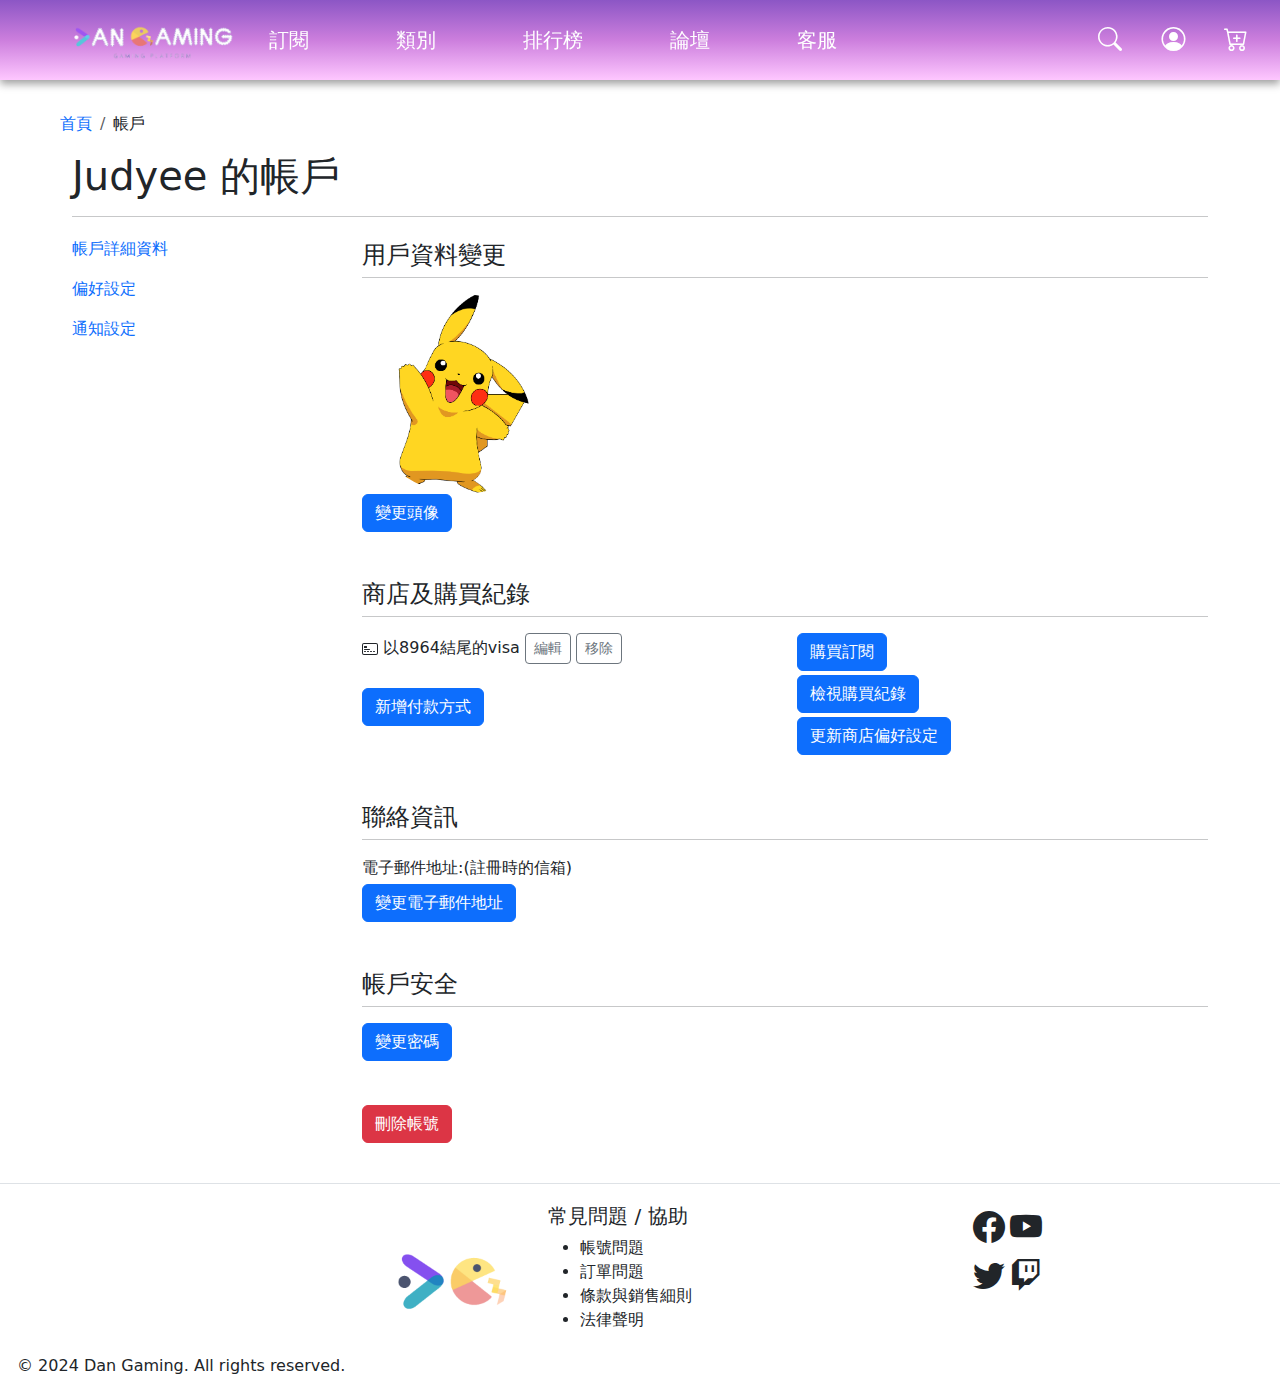
<file: account_set.html>
<!DOCTYPE html>
<html lang="en">

<head>
    <meta charset="UTF-8">
    <meta name="viewport" content="width=device-width, initial-scale=1.0">
    <link href="https://cdn.jsdelivr.net/npm/bootstrap@5.3.3/dist/css/bootstrap.min.css" rel="stylesheet"
        integrity="sha384-QWTKZyjpPEjISv5WaRU9OFeRpok6YctnYmDr5pNlyT2bRjXh0JMhjY6hW+ALEwIH" crossorigin="anonymous">
    <script src="https://cdn.jsdelivr.net/npm/@popperjs/core@2.11.8/dist/umd/popper.min.js"
        integrity="sha384-I7E8VVD/ismYTF4hNIPjVp/Zjvgyol6VFvRkX/vR+Vc4jQkC+hVqc2pM8ODewa9r"
        crossorigin="anonymous"></script>
    <script src="https://cdn.jsdelivr.net/npm/bootstrap@5.3.3/dist/js/bootstrap.min.js"
        integrity="sha384-0pUGZvbkm6XF6gxjEnlmuGrJXVbNuzT9qBBavbLwCsOGabYfZo0T0to5eqruptLy"
        crossorigin="anonymous"></script>
    <script src="jquery/jquery-3.7.1.min.js"></script>
    <link rel="stylesheet" href="https://cdn.jsdelivr.net/npm/bootstrap-icons@1.11.3/font/bootstrap-icons.min.css">
    <link rel="stylesheet" href="css/style.css">
    <title>帳戶設定</title>
</head>

<body>
    <!-- 頁首 start -->
    <div>
        <nav class="row navbar-brand border-opacity-10 my-header"
            style="background: linear-gradient(to top, #fec7ff, #cc7edd, #8c56c5);">
            <a href="./index.html" class="col-sm-2">
                <img src="image/logo-hw.png" alt="" class="my-logo" style="margin-left: 3rem;">
            </a>
            <ul class="col-sm-8 d-flex list-group-numbered align-self-center text-center fs-5"
                style="margin: 0; color: #fff;">
                <li class="flex-fill"><a href="" class="list-group-item-action list-group-item">訂閱</a></li>
                <li class="flex-fill"><a href="" class="list-group-item-action list-group-item">類別</a></li>
                <li class="flex-fill"><a href="" class="list-group-item-action list-group-item">排行榜</a></li>
                <li class="flex-fill"><a href="" class="list-group-item-action list-group-item">論壇</a></li>
                <li class="flex-fill"><a href="" class="list-group-item-action list-group-item">客服</a></li>
                <li class="flex-fill"><a href="" class="list-group-item-action list-group-item"></a></li>
                <li class="flex-fill"><a href="" class="list-group-item-action list-group-item"></a></li>
            </ul>
            <ul class="col-sm-2 d-flex list-group-numbered align-self-center text-center fs-4"
                style="margin: 0; color: #fff;">
                <li class="flex-fill"><a href="" class="list-group-item-action"><i class="bi bi-search"></i></a></li>
                <li class="flex-fill"><a href="./login.html" class="list-group-item-action"><i
                            class="bi bi-person-circle"></i></a></li>
                <li class="flex-fill"><a href="" class="list-group-item-action"><i class="bi bi-cart-plus"></i></a></li>
            </ul>
        </nav>
    </div>
    <!-- 頁首 end -->
    <!-- 麵包屑 breadcrumb start ordered list 有序列表-->
    <div class="container-fluid overflow-x-auto" style="padding-top: 4rem;">
        <nav aria-label="breadcrumb">
            <ol class="breadcrumb mt-5 mx-5">
                <li class="breadcrumb-item"><a class="text-decoration-none" href="./index.html">首頁</a></li>
                <li class="breadcrumb-item">帳戶</li>
            </ol>
        </nav>
    </div>
    <!-- 麵包屑 breadcrumb end -->
    <!-- 主要內容 start -->
    <div class="container-fluid overflow-x-auto">
        <div class="row mx-5">
            <div class="col">
                <h1>Judyee 的帳戶</h1>
                <hr>
            </div>
        </div>
        <div class="row justify-content-center mx-5 mt-1">
            <div class="col-md-3">
                <div>
                    <div class="d-flex flex-column">
                        <div class="mb-3">
                            <a href="./account_set.html" class="text-decoration-none">帳戶詳細資料</a>
                        </div>
                        <div class="mb-3">
                            <a href="./preferences.html" class="text-decoration-none">偏好設定</a>
                        </div>
                        <div class="mb-3">
                            <a href="./notification.html" class="text-decoration-none">通知設定</a>
                        </div>
                    </div>
                </div>
            </div>
            <div class="col-md-9">
                <div>
                    <div class="mb-3">
                        <label class="fs-4" for="">用戶資料變更</label>
                        <hr class="mt-1">
                        <div class="justify-content-center">
                            <div d-flex flex-column col-md-6>
                                <img class="rounded-circle" style="width: 200px;" src="./image/pikachu.png" alt="">
                                <br>
                                <button class="btn btn-auto text-start mb-1 btn-primary">變更頭像</button>
                            </div>
                            <div></div>
                        </div>
                    </div>
                    <br>
                    <div class="mb-3">
                        <label class="fs-4" for="">商店及購買紀錄</label>
                        <hr class="mt-1">
                        <div class="d-flex row">
                            <div class="col-md-6 flex-column">
                                <div class="justify-content-center">
                                    <svg xmlns="http://www.w3.org/2000/svg" width="16" height="16" fill="currentColor" class="bi bi-credit-card-2-front" viewBox="0 0 16 16">
                                        <path d="M14 3a1 1 0 0 1 1 1v8a1 1 0 0 1-1 1H2a1 1 0 0 1-1-1V4a1 1 0 0 1 1-1zM2 2a2 2 0 0 0-2 2v8a2 2 0 0 0 2 2h12a2 2 0 0 0 2-2V4a2 2 0 0 0-2-2z"/>
                                        <path d="M2 5.5a.5.5 0 0 1 .5-.5h2a.5.5 0 0 1 .5.5v1a.5.5 0 0 1-.5.5h-2a.5.5 0 0 1-.5-.5zm0 3a.5.5 0 0 1 .5-.5h5a.5.5 0 0 1 0 1h-5a.5.5 0 0 1-.5-.5m0 2a.5.5 0 0 1 .5-.5h1a.5.5 0 0 1 0 1h-1a.5.5 0 0 1-.5-.5m3 0a.5.5 0 0 1 .5-.5h1a.5.5 0 0 1 0 1h-1a.5.5 0 0 1-.5-.5m3 0a.5.5 0 0 1 .5-.5h1a.5.5 0 0 1 0 1h-1a.5.5 0 0 1-.5-.5m3 0a.5.5 0 0 1 .5-.5h1a.5.5 0 0 1 0 1h-1a.5.5 0 0 1-.5-.5"/>
                                      </svg>
                                    <label for="">以8964結尾的visa</label>
                                    <button class="btn btn-outline-secondary btn-sm text-end">編輯</button>
                                    <button class="btn btn-outline-secondary btn-sm text-end">移除</button>
                                </div>
                                <br>
                                <button class="btn btn-auto text-start mb-1 btn-primary">新增付款方式</button>
                            </div>
                            <div class="d-flex flex-column col-md-6">
                                <!-- 如果未訂閱，顯示購買訂閱的按鈕;如果已訂閱，顯示自YYYY/MM/DD開始訂閱 -->
                                <a href=""><button class="btn btn-auto text-start mb-1 btn-primary">購買訂閱</button></a>
                                <a href="./purchase_history.html"><button class="btn btn-auto text-start mb-1 btn-primary">檢視購買紀錄</button></a>
                                <a href="./preferences.html"><button class="btn btn-auto mb-1 btn-primary">更新商店偏好設定</button></a>
                            </div>
                        </div>
                    </div>
                    <br>
                    <div class="mb-3">
                        <label class="fs-4" for="">聯絡資訊</label>
                        <hr class="mt-1">
                        <label for="" class="mb-1">電子郵件地址:(註冊時的信箱)</label>
                        <br>
                        <a href="./change_email.html"><button class="btn btn-auto text-start mb-1 btn-primary">變更電子郵件地址</button></a>
                    </div>
                    <br>
                    <div class="mb-3">
                        <label class="fs-4" for="">帳戶安全</label>
                        <hr class="mt-1">
                        <a href="./change_pw.html"><button class="btn btn-auto text-start mb-1 btn-primary">變更密碼</button></a>
                    </div>
                    <br>
                    <div class="mb-3">
                        <button class="btn btn-danger">刪除帳號</button>
                    </div>
                    <br>
                </div>
            </div>
        </div>
    </div>
    <!-- 主要內容 end -->
    <!-- 頁尾 start -->
    <div class="footer row d-flex my-footer border-top border-opacity-10" style="white-space:nowrap;">
        <div class="col-sm-4 flex-fill text-end">
            <a href="#"><img class="my-footer-logo" src="image/logo-b.png" alt=""></a>
        </div>
        <nav class="col-sm-4" >
            <h5>常見問題 / 協助</h5>
            <ul>
                <li><a href="" class="list-group-item-action list-group-item w-25">帳號問題</a></li>
                <li><a href="" class="list-group-item-action list-group-item w-25">訂單問題</a></li>
                <li><a href="" class="list-group-item-action list-group-item w-25">條款與銷售細則</a></li>
                <li><a href="" class="list-group-item-action list-group-item w-25">法律聲明</a></li>
            </ul>
        </nav>
        <nav class="col-sm-3">
            <div class="row w-25">
                <div class="col-6 text-center fs-2 my-fb">
                    <a href="" class="list-group-item-action"><i class="bi bi-facebook"></i></a>
                </div>
                <div class="col-6 fs-2 my-yt">
                    <a href="" class="list-group-item-action"><i class="bi bi-youtube"></i></a>
                </div>
                <div class="col-6 text-center fs-2 my-tt">
                    <a href="" class="list-group-item-action"><i class="bi bi-twitter"></i></a>
                </div>
                <div class="col-6 fs-2 my-tw">
                    <a href="" class="list-group-item-action"><i class="bi bi-twitch"></i></a>
                </div>
            </div>
        </nav>
        <div class="fs-6"> © 2024 Dan Gaming. All rights reserved.</div>
    </div>
    <!-- 頁尾 end -->

    <script>
        $(document).on("scroll", function () {
            let value = $(document).scrollTop() > 20;

            $(".my-header").css({
                "background-color": value ? `rgb(172, 172, 172, 0.76)` : `rgb(52, 58, 64, 0)`,
                "height": value ? "60px" : "80px",
                "backdrop-filter": value ? "blur(5px)" : "blur(0px)"
            })
        }) 
    </script>
</body>


</html>
</file>
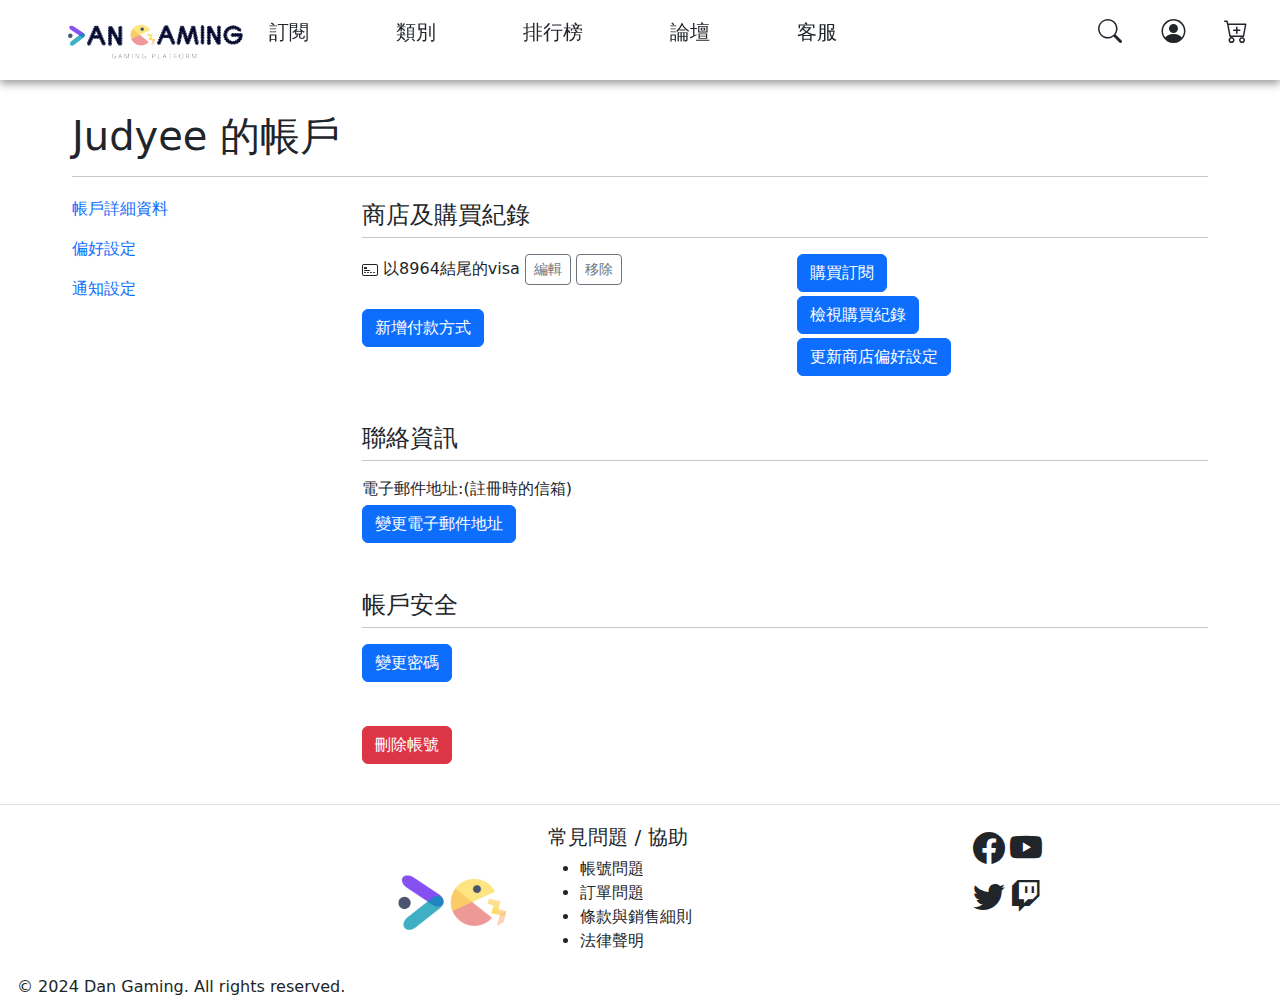
<file: accountSet.html>
<!DOCTYPE html>
<html lang="en">

<head>
    <meta charset="UTF-8">
    <meta name="viewport" content="width=device-width, initial-scale=1.0">
    <link href="https://cdn.jsdelivr.net/npm/bootstrap@5.3.3/dist/css/bootstrap.min.css" rel="stylesheet"
        integrity="sha384-QWTKZyjpPEjISv5WaRU9OFeRpok6YctnYmDr5pNlyT2bRjXh0JMhjY6hW+ALEwIH" crossorigin="anonymous">
    <script src="https://cdn.jsdelivr.net/npm/@popperjs/core@2.11.8/dist/umd/popper.min.js"
        integrity="sha384-I7E8VVD/ismYTF4hNIPjVp/Zjvgyol6VFvRkX/vR+Vc4jQkC+hVqc2pM8ODewa9r"
        crossorigin="anonymous"></script>
    <script src="https://cdn.jsdelivr.net/npm/bootstrap@5.3.3/dist/js/bootstrap.min.js"
        integrity="sha384-0pUGZvbkm6XF6gxjEnlmuGrJXVbNuzT9qBBavbLwCsOGabYfZo0T0to5eqruptLy"
        crossorigin="anonymous"></script>
    <script src="jquery/jquery-3.7.1.min.js"></script>
    <link rel="stylesheet" href="https://cdn.jsdelivr.net/npm/bootstrap-icons@1.11.3/font/bootstrap-icons.min.css">
    <link rel="stylesheet" href="css/style.css">
    <title>帳戶設定</title>
</head>

<body>
    <!-- 頁首 start -->
    <div>
        <nav class="row navbar-brand border-opacity-10 my-header">
            <a href="./index.html" class="col-sm-2">
                <img src="image/logo-hb.png" alt="" class="my-logo" style="margin-left: 3rem;">
            </a>
            <ul class="col-sm-8 d-flex list-group-numbered align-self-center text-center fs-5">
                <li class="flex-fill"><a href="" class="list-group-item-action list-group-item">訂閱</a></li>
                <li class="flex-fill"><a href="" class="list-group-item-action list-group-item">類別</a></li>
                <li class="flex-fill"><a href="" class="list-group-item-action list-group-item">排行榜</a></li>
                <li class="flex-fill"><a href="" class="list-group-item-action list-group-item">論壇</a></li>
                <li class="flex-fill"><a href="" class="list-group-item-action list-group-item">客服</a></li>
                <li class="flex-fill"><a href="" class="list-group-item-action list-group-item"></a></li>
                <li class="flex-fill"><a href="" class="list-group-item-action list-group-item"></a></li>
            </ul>
            <ul class="col-sm-2 d-flex list-group-numbered align-self-center text-center fs-4">
                <li class="flex-fill"><a href="" class="list-group-item-action"><i class="bi bi-search"></i></a></li>
                <li class="flex-fill"><a href="./login.html" class="list-group-item-action"><i class="bi bi-person-circle"></i></a></li>
                <li class="flex-fill"><a href="" class="list-group-item-action"><i class="bi bi-cart-plus"></i></a></li>
            </ul>
        </nav>
    </div>
    <!-- 頁首 end -->
    <!-- 主要內容 start -->
    <div class="container-fluid overflow-x-auto" style="padding-top: 4rem;">
        <div class="row mx-5 mt-5">
            <div class="col">
                <h1>Judyee 的帳戶</h1>
                <hr>
            </div>
        </div>
        <div class="row justify-content-center mx-5 mt-1">
            <div class="col-md-3">
                <div>
                    <div class="d-flex flex-column">
                        <div class="mb-3">
                            <a href="./accountSet.html" class="text-decoration-none">帳戶詳細資料</a>
                        </div>
                        <div class="mb-3">
                            <a href="./preferences.html" class="text-decoration-none">偏好設定</a>
                        </div>
                        <div class="mb-3">
                            <a href="./notification.html" class="text-decoration-none">通知設定</a>
                        </div>
                    </div>
                </div>
            </div>
            <div class="col-md-9">
                <div>
                    <div class="mb-3">
                        <label class="fs-4" for="">商店及購買紀錄</label>
                        <hr class="mt-1">
                        <div class="d-flex row">
                            <div class="col-md-6 flex-column">
                                <div class="justify-content-center">
                                    <svg xmlns="http://www.w3.org/2000/svg" width="16" height="16" fill="currentColor" class="bi bi-credit-card-2-front" viewBox="0 0 16 16">
                                        <path d="M14 3a1 1 0 0 1 1 1v8a1 1 0 0 1-1 1H2a1 1 0 0 1-1-1V4a1 1 0 0 1 1-1zM2 2a2 2 0 0 0-2 2v8a2 2 0 0 0 2 2h12a2 2 0 0 0 2-2V4a2 2 0 0 0-2-2z"/>
                                        <path d="M2 5.5a.5.5 0 0 1 .5-.5h2a.5.5 0 0 1 .5.5v1a.5.5 0 0 1-.5.5h-2a.5.5 0 0 1-.5-.5zm0 3a.5.5 0 0 1 .5-.5h5a.5.5 0 0 1 0 1h-5a.5.5 0 0 1-.5-.5m0 2a.5.5 0 0 1 .5-.5h1a.5.5 0 0 1 0 1h-1a.5.5 0 0 1-.5-.5m3 0a.5.5 0 0 1 .5-.5h1a.5.5 0 0 1 0 1h-1a.5.5 0 0 1-.5-.5m3 0a.5.5 0 0 1 .5-.5h1a.5.5 0 0 1 0 1h-1a.5.5 0 0 1-.5-.5m3 0a.5.5 0 0 1 .5-.5h1a.5.5 0 0 1 0 1h-1a.5.5 0 0 1-.5-.5"/>
                                      </svg>
                                    <label for="">以8964結尾的visa</label>
                                    <button class="btn btn-outline-secondary btn-sm text-end">編輯</button>
                                    <button class="btn btn-outline-secondary btn-sm text-end">移除</button>
                                </div>
                                <br>
                                <button class="btn btn-auto text-start mb-1 btn-primary">新增付款方式</button>
                            </div>
                            <div class="d-flex flex-column col-md-6">
                                <a href=""><button class="btn btn-auto text-start mb-1 btn-primary">購買訂閱</button></a>
                                <a href=""><button class="btn btn-auto text-start mb-1 btn-primary">檢視購買紀錄</button></a>
                                <a href="./preferences.html"><button class="btn btn-auto mb-1 btn-primary">更新商店偏好設定</button></a>
                            </div>
                        </div>
                    </div>
                    <br>
                    <div class="mb-3">
                        <label class="fs-4" for="">聯絡資訊</label>
                        <hr class="mt-1">
                        <label for="" class="mb-1">電子郵件地址:(註冊時的信箱)</label>
                        <br>
                        <button class="btn btn-auto text-start mb-1 btn-primary">變更電子郵件地址</button>
                    </div>
                    <br>
                    <div class="mb-3">
                        <label class="fs-4" for="">帳戶安全</label>
                        <hr class="mt-1">
                        <a href="#"><button class="btn btn-auto text-start mb-1 btn-primary">變更密碼</button></a>
                    </div>
                    <br>
                    <div class="mb-3">
                        <button class="btn btn-danger">刪除帳號</button>
                    </div>
                    <br>
                </div>
            </div>
        </div>
    </div>
    <!-- 主要內容 end -->
    <!-- 頁尾 start -->
    <div class="footer row d-flex my-footer border-top border-opacity-10" style="white-space:nowrap;">
        <div class="col-sm-4 flex-fill text-end">
            <a href="#"><img class="my-footer-logo" src="image/logo-b.png" alt=""></a>
        </div>
        <nav class="col-sm-4" >
            <h5>常見問題 / 協助</h5>
            <ul>
                <li><a href="" class="list-group-item-action list-group-item w-25">帳號問題</a></li>
                <li><a href="" class="list-group-item-action list-group-item w-25">訂單問題</a></li>
                <li><a href="" class="list-group-item-action list-group-item w-25">條款與銷售細則</a></li>
                <li><a href="" class="list-group-item-action list-group-item w-25">法律聲明</a></li>
            </ul>
        </nav>
        <nav class="col-sm-3">
            <div class="row w-25">
                <div class="col-6 text-center fs-2 my-fb">
                    <a href="" class="list-group-item-action"><i class="bi bi-facebook"></i></a>
                </div>
                <div class="col-6 fs-2 my-yt">
                    <a href="" class="list-group-item-action"><i class="bi bi-youtube"></i></a>
                </div>
                <div class="col-6 text-center fs-2 my-tt">
                    <a href="" class="list-group-item-action"><i class="bi bi-twitter"></i></a>
                </div>
                <div class="col-6 fs-2 my-tw">
                    <a href="" class="list-group-item-action"><i class="bi bi-twitch"></i></a>
                </div>
            </div>
        </nav>
        <div class="fs-6"> © 2024 Dan Gaming. All rights reserved.</div>
    </div>
    <!-- 頁尾 end -->

    <script>
        $(document).on("scroll", function () {
            let value = $(document).scrollTop() > 20;

            $(".my-header").css({
                "background-color": value ? `rgb(172, 172, 172, 0.76)` : `rgb(52, 58, 64, 0)`,
                "height": value ? "60px" : "80px",
                "backdrop-filter": value ? "blur(5px)" : "blur(0px)",
                "color": value ? "white" : "black"
            })
        }) 
    </script>
</body>


</html>
</file>
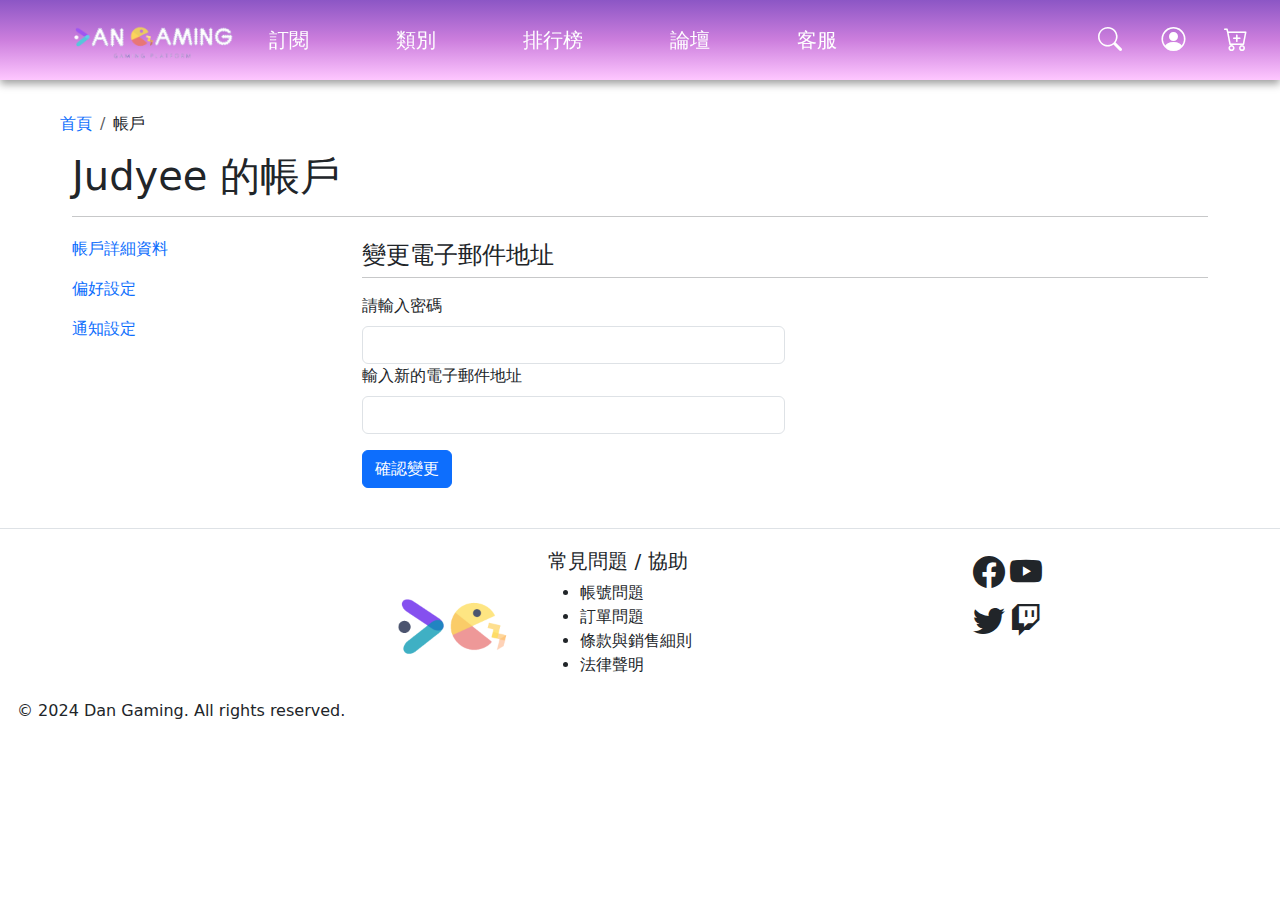
<file: change_email.html>
<!DOCTYPE html>
<html lang="en">

<head>
    <meta charset="UTF-8">
    <meta name="viewport" content="width=device-width, initial-scale=1.0">
    <link href="https://cdn.jsdelivr.net/npm/bootstrap@5.3.3/dist/css/bootstrap.min.css" rel="stylesheet"
        integrity="sha384-QWTKZyjpPEjISv5WaRU9OFeRpok6YctnYmDr5pNlyT2bRjXh0JMhjY6hW+ALEwIH" crossorigin="anonymous">
    <script src="https://cdn.jsdelivr.net/npm/@popperjs/core@2.11.8/dist/umd/popper.min.js"
        integrity="sha384-I7E8VVD/ismYTF4hNIPjVp/Zjvgyol6VFvRkX/vR+Vc4jQkC+hVqc2pM8ODewa9r"
        crossorigin="anonymous"></script>
    <script src="https://cdn.jsdelivr.net/npm/bootstrap@5.3.3/dist/js/bootstrap.min.js"
        integrity="sha384-0pUGZvbkm6XF6gxjEnlmuGrJXVbNuzT9qBBavbLwCsOGabYfZo0T0to5eqruptLy"
        crossorigin="anonymous"></script>
    <script src="jquery/jquery-3.7.1.min.js"></script>
    <link rel="stylesheet" href="https://cdn.jsdelivr.net/npm/bootstrap-icons@1.11.3/font/bootstrap-icons.min.css">
    <link rel="stylesheet" href="css/style.css">
    <title>變更電子郵件</title>
</head>

<body>
    <!-- 頁首 start -->
    <div>
        <nav class="row navbar-brand border-opacity-10 my-header"
            style="background: linear-gradient(to top, #fec7ff, #cc7edd, #8c56c5);">
            <a href="./index.html" class="col-sm-2">
                <img src="image/logo-hw.png" alt="" class="my-logo" style="margin-left: 3rem;">
            </a>
            <ul class="col-sm-8 d-flex list-group-numbered align-self-center text-center fs-5"
                style="margin: 0; color: #fff;">
                <li class="flex-fill"><a href="" class="list-group-item-action list-group-item">訂閱</a></li>
                <li class="flex-fill"><a href="" class="list-group-item-action list-group-item">類別</a></li>
                <li class="flex-fill"><a href="" class="list-group-item-action list-group-item">排行榜</a></li>
                <li class="flex-fill"><a href="" class="list-group-item-action list-group-item">論壇</a></li>
                <li class="flex-fill"><a href="" class="list-group-item-action list-group-item">客服</a></li>
                <li class="flex-fill"><a href="" class="list-group-item-action list-group-item"></a></li>
                <li class="flex-fill"><a href="" class="list-group-item-action list-group-item"></a></li>
            </ul>
            <ul class="col-sm-2 d-flex list-group-numbered align-self-center text-center fs-4"
                style="margin: 0; color: #fff;">
                <li class="flex-fill"><a href="" class="list-group-item-action"><i class="bi bi-search"></i></a></li>
                <li class="flex-fill"><a href="./login.html" class="list-group-item-action"><i class="bi bi-person-circle"></i></a></li>
                <li class="flex-fill"><a href="" class="list-group-item-action"><i class="bi bi-cart-plus"></i></a></li>
            </ul>
        </nav>
    </div>
    <!-- 頁首 end -->
    <!-- 麵包屑 breadcrumb start ordered list 有序列表-->
    <div class="container-fluid overflow-x-auto" style="padding-top: 4rem;">
        <nav aria-label="breadcrumb">
            <ol class="breadcrumb mt-5 mx-5">
                <li class="breadcrumb-item"><a class="text-decoration-none" href="./index.html">首頁</a></li>
                <li class="breadcrumb-item">帳戶</li>
            </ol>
        </nav>
    </div>
    <!-- 麵包屑 breadcrumb end -->
    <!-- 主要內容 start -->
    <div class="container-fluid overflow-x-auto">
        <div class="row mx-5">
            <div class="col">
                <h1>Judyee 的帳戶</h1>
                <hr>
            </div>
        </div>
        <div class="row justify-content-center mx-5 mt-1">
            <div class="col-md-3">
                <div>
                    <div class="d-flex flex-column">
                        <div class="mb-3">
                            <a href="./account_set.html" class="text-decoration-none">帳戶詳細資料</a>
                        </div>
                        <div class="mb-3">
                            <a href="./preferences.html" class="text-decoration-none">偏好設定</a>
                        </div>
                        <div class="mb-3">
                            <a href="./notification.html" class="text-decoration-none">通知設定</a>
                        </div>
                    </div>
                </div>
            </div>
            <div class="col-md-9">
                <div>
                    <div class="mb-3">
                        <label class="fs-4" for="">變更電子郵件地址</label>
                        <hr class="mt-1">
                        <form id="EmailChangeForm" method="post">
                            <div class="mb-3">
                                <label class="form-label fs-6" for="">請輸入密碼</label>
                                <input class="form-control w-50" type="text" name="" id="">
                                <label class="form-label fs-6" for="">輸入新的電子郵件地址</label>
                                <input class="form-control w-50" type="text" name="email" id="email">
                            </div>
                            <div class="mb-3">
                                <!-- 如果密碼驗證失誤，顯示密碼錯誤
                                如果密碼驗證成功，讓使用者登出要求重新登入&把舊的email刪除&新的email寫入SQL -->
                                <button type="button" class="btn btn-primary" onclick="changeEmail()">確認變更</button>
                            </div>
                        </form>
                    </div>
                    <br>
                </div>
            </div>
        </div>
    </div>
    <!-- 主要內容 end -->
    <!-- 頁尾 start -->
    <div class="footer row d-flex my-footer border-top border-opacity-10" style="white-space:nowrap;">
        <div class="col-sm-4 flex-fill text-end">
            <a href="#"><img class="my-footer-logo" src="image/logo-b.png" alt=""></a>
        </div>
        <nav class="col-sm-4" >
            <h5>常見問題 / 協助</h5>
            <ul>
                <li><a href="" class="list-group-item-action list-group-item w-25">帳號問題</a></li>
                <li><a href="" class="list-group-item-action list-group-item w-25">訂單問題</a></li>
                <li><a href="" class="list-group-item-action list-group-item w-25">條款與銷售細則</a></li>
                <li><a href="" class="list-group-item-action list-group-item w-25">法律聲明</a></li>
            </ul>
        </nav>
        <nav class="col-sm-3">
            <div class="row w-25">
                <div class="col-6 text-center fs-2 my-fb">
                    <a href="" class="list-group-item-action"><i class="bi bi-facebook"></i></a>
                </div>
                <div class="col-6 fs-2 my-yt">
                    <a href="" class="list-group-item-action"><i class="bi bi-youtube"></i></a>
                </div>
                <div class="col-6 text-center fs-2 my-tt">
                    <a href="" class="list-group-item-action"><i class="bi bi-twitter"></i></a>
                </div>
                <div class="col-6 fs-2 my-tw">
                    <a href="" class="list-group-item-action"><i class="bi bi-twitch"></i></a>
                </div>
            </div>
        </nav>
        <div class="fs-6"> © 2024 Dan Gaming. All rights reserved.</div>
    </div>
    <!-- 頁尾 end -->

    <script>
        $(document).on("scroll", function () {
            let value = $(document).scrollTop() > 20;

            $(".my-header").css({
                "background-color": value ? `rgb(172, 172, 172, 0.76)` : `rgb(52, 58, 64, 0)`,
                "height": value ? "60px" : "80px",
                "backdrop-filter": value ? "blur(5px)" : "blur(0px)"
            })
        }) 

        function changeEmail(){
            alert("信箱已變更，請重新登入!");
            window.location.href = './login.html';
        }
    </script>
</body>


</html>
</file>
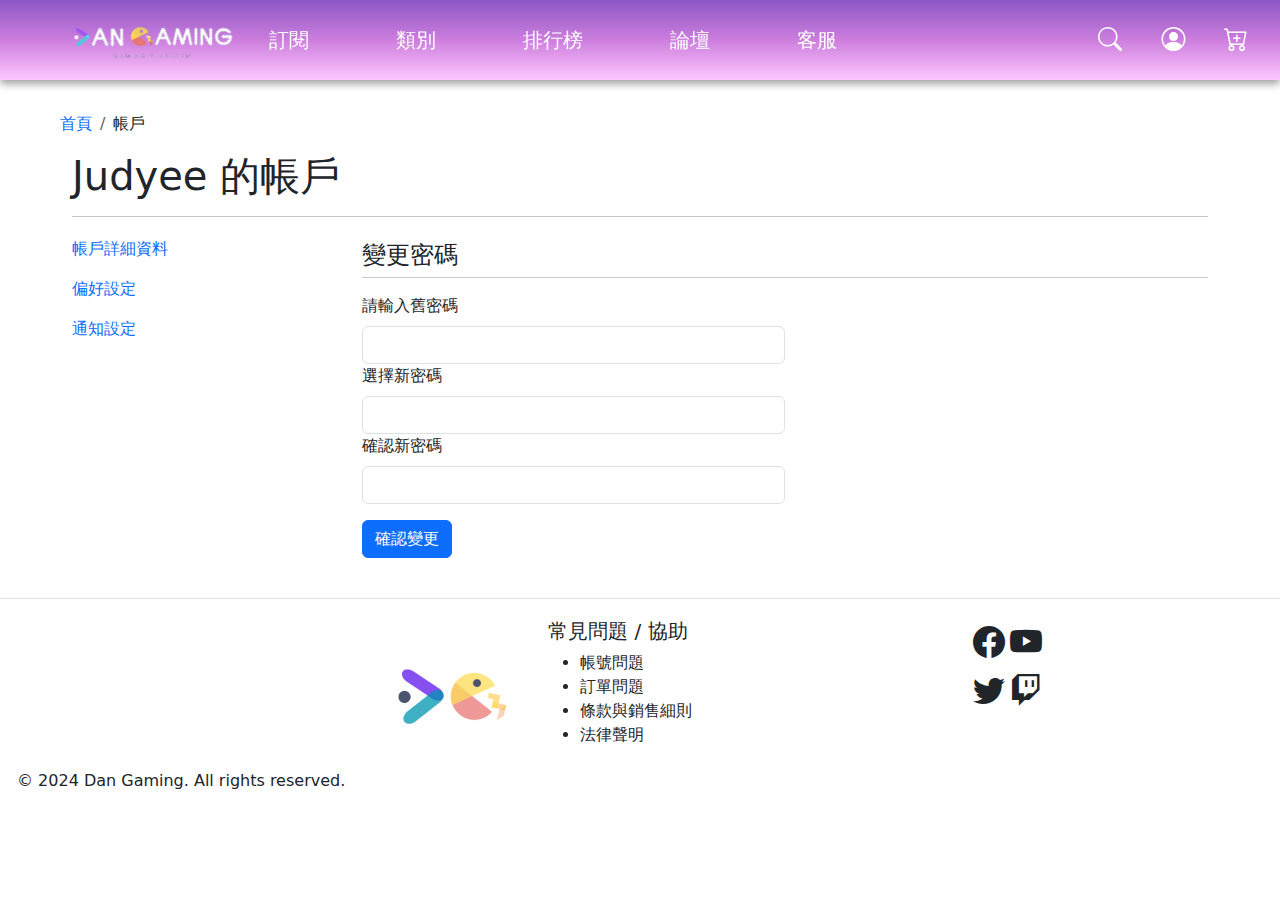
<file: change_pw.html>
<!DOCTYPE html>
<html lang="en">

<head>
    <meta charset="UTF-8">
    <meta name="viewport" content="width=device-width, initial-scale=1.0">
    <link href="https://cdn.jsdelivr.net/npm/bootstrap@5.3.3/dist/css/bootstrap.min.css" rel="stylesheet"
        integrity="sha384-QWTKZyjpPEjISv5WaRU9OFeRpok6YctnYmDr5pNlyT2bRjXh0JMhjY6hW+ALEwIH" crossorigin="anonymous">
    <script src="https://cdn.jsdelivr.net/npm/@popperjs/core@2.11.8/dist/umd/popper.min.js"
        integrity="sha384-I7E8VVD/ismYTF4hNIPjVp/Zjvgyol6VFvRkX/vR+Vc4jQkC+hVqc2pM8ODewa9r"
        crossorigin="anonymous"></script>
    <script src="https://cdn.jsdelivr.net/npm/bootstrap@5.3.3/dist/js/bootstrap.min.js"
        integrity="sha384-0pUGZvbkm6XF6gxjEnlmuGrJXVbNuzT9qBBavbLwCsOGabYfZo0T0to5eqruptLy"
        crossorigin="anonymous"></script>
    <script src="jquery/jquery-3.7.1.min.js"></script>
    <link rel="stylesheet" href="https://cdn.jsdelivr.net/npm/bootstrap-icons@1.11.3/font/bootstrap-icons.min.css">
    <link rel="stylesheet" href="css/style.css">
    <title>變更密碼</title>
</head>

<body>
    <!-- 頁首 start -->
    <div>
        <nav class="row navbar-brand border-opacity-10 my-header"
            style="background: linear-gradient(to top, #fec7ff, #cc7edd, #8c56c5);">
            <a href="./index.html" class="col-sm-2">
                <img src="image/logo-hw.png" alt="" class="my-logo" style="margin-left: 3rem;">
            </a>
            <ul class="col-sm-8 d-flex list-group-numbered align-self-center text-center fs-5"
                style="margin: 0; color: #fff;">
                <li class="flex-fill"><a href="" class="list-group-item-action list-group-item">訂閱</a></li>
                <li class="flex-fill"><a href="" class="list-group-item-action list-group-item">類別</a></li>
                <li class="flex-fill"><a href="" class="list-group-item-action list-group-item">排行榜</a></li>
                <li class="flex-fill"><a href="" class="list-group-item-action list-group-item">論壇</a></li>
                <li class="flex-fill"><a href="" class="list-group-item-action list-group-item">客服</a></li>
                <li class="flex-fill"><a href="" class="list-group-item-action list-group-item"></a></li>
                <li class="flex-fill"><a href="" class="list-group-item-action list-group-item"></a></li>
            </ul>
            <ul class="col-sm-2 d-flex list-group-numbered align-self-center text-center fs-4"
                style="margin: 0; color: #fff;">
                <li class="flex-fill"><a href="" class="list-group-item-action"><i class="bi bi-search"></i></a></li>
                <li class="flex-fill"><a href="./login.html" class="list-group-item-action"><i class="bi bi-person-circle"></i></a></li>
                <li class="flex-fill"><a href="" class="list-group-item-action"><i class="bi bi-cart-plus"></i></a></li>
            </ul>
        </nav>
    </div>
    <!-- 頁首 end -->
    <!-- 麵包屑 breadcrumb start ordered list 有序列表-->
    <div class="container-fluid overflow-x-auto" style="padding-top: 4rem;">
        <nav aria-label="breadcrumb">
            <ol class="breadcrumb mt-5 mx-5">
                <li class="breadcrumb-item"><a class="text-decoration-none" href="./index.html">首頁</a></li>
                <li class="breadcrumb-item">帳戶</li>
            </ol>
        </nav>
    </div>
    <!-- 麵包屑 breadcrumb end -->
    <!-- 主要內容 start -->
    <div class="container-fluid overflow-x-auto">
        <div class="row mx-5">
            <div class="col">
                <h1>Judyee 的帳戶</h1>
                <hr>
            </div>
        </div>
        <div class="row justify-content-center mx-5 mt-1">
            <div class="col-md-3">
                <div>
                    <div class="d-flex flex-column">
                        <div class="mb-3">
                            <a href="./account_set.html" class="text-decoration-none">帳戶詳細資料</a>
                        </div>
                        <div class="mb-3">
                            <a href="./preferences.html" class="text-decoration-none">偏好設定</a>
                        </div>
                        <div class="mb-3">
                            <a href="./notification.html" class="text-decoration-none">通知設定</a>
                        </div>
                    </div>
                </div>
            </div>
            <div class="col-md-9">
                    <div class="mb-3">
                        <label class="fs-4" for="">變更密碼</label>
                        <hr class="mt-1">
                        <form id="PwdChangeForm" method="post">
                            <div class="mb-3">
                                <label class="form-label fs-6" for="">請輸入舊密碼</label>
                                <input class="form-control w-50" type="text" name="" id="">
                                <label class="form-label fs-6" for="">選擇新密碼</label>
                                <input class="form-control w-50" type="text" name="" id="">
                                <label class="form-label fs-6" for="">確認新密碼</label>
                                <input class="form-control w-50" type="text" name="" id="">
                            </div>
                            <div class="mb-3">
                                <!-- 如果密碼驗證失誤，顯示密碼錯誤
                                如果密碼驗證成功，讓使用者登出要求重新登入&把舊的密碼刪除&新的密碼寫入SQL -->
                                <button type="button" class="btn btn-primary" onclick="changePwd()">確認變更</button>
                            </div>
                        </form>
                    </div>
                    <br>
                </div>
            </div>
        </div>
    </div>
    <!-- 主要內容 end -->
    <!-- 頁尾 start -->
    <div class="footer row d-flex my-footer border-top border-opacity-10" style="white-space:nowrap;">
        <div class="col-sm-4 flex-fill text-end">
            <a href="#"><img class="my-footer-logo" src="image/logo-b.png" alt=""></a>
        </div>
        <nav class="col-sm-4" >
            <h5>常見問題 / 協助</h5>
            <ul>
                <li><a href="" class="list-group-item-action list-group-item w-25">帳號問題</a></li>
                <li><a href="" class="list-group-item-action list-group-item w-25">訂單問題</a></li>
                <li><a href="" class="list-group-item-action list-group-item w-25">條款與銷售細則</a></li>
                <li><a href="" class="list-group-item-action list-group-item w-25">法律聲明</a></li>
            </ul>
        </nav>
        <nav class="col-sm-3">
            <div class="row w-25">
                <div class="col-6 text-center fs-2 my-fb">
                    <a href="" class="list-group-item-action"><i class="bi bi-facebook"></i></a>
                </div>
                <div class="col-6 fs-2 my-yt">
                    <a href="" class="list-group-item-action"><i class="bi bi-youtube"></i></a>
                </div>
                <div class="col-6 text-center fs-2 my-tt">
                    <a href="" class="list-group-item-action"><i class="bi bi-twitter"></i></a>
                </div>
                <div class="col-6 fs-2 my-tw">
                    <a href="" class="list-group-item-action"><i class="bi bi-twitch"></i></a>
                </div>
            </div>
        </nav>
        <div class="fs-6"> © 2024 Dan Gaming. All rights reserved.</div>
    </div>
    <!-- 頁尾 end -->

    <script>
        $(document).on("scroll", function () {
            let value = $(document).scrollTop() > 20;

            $(".my-header").css({
                "background-color": value ? `rgb(172, 172, 172, 0.76)` : `rgb(52, 58, 64, 0)`,
                "height": value ? "60px" : "80px",
                "backdrop-filter": value ? "blur(5px)" : "blur(0px)"
            })
        }) 

        function changePwd(){
            alert("密碼已變更，請重新登入!");
            window.location.href = './login.html';
        }
    </script>
</body>


</html>
</file>
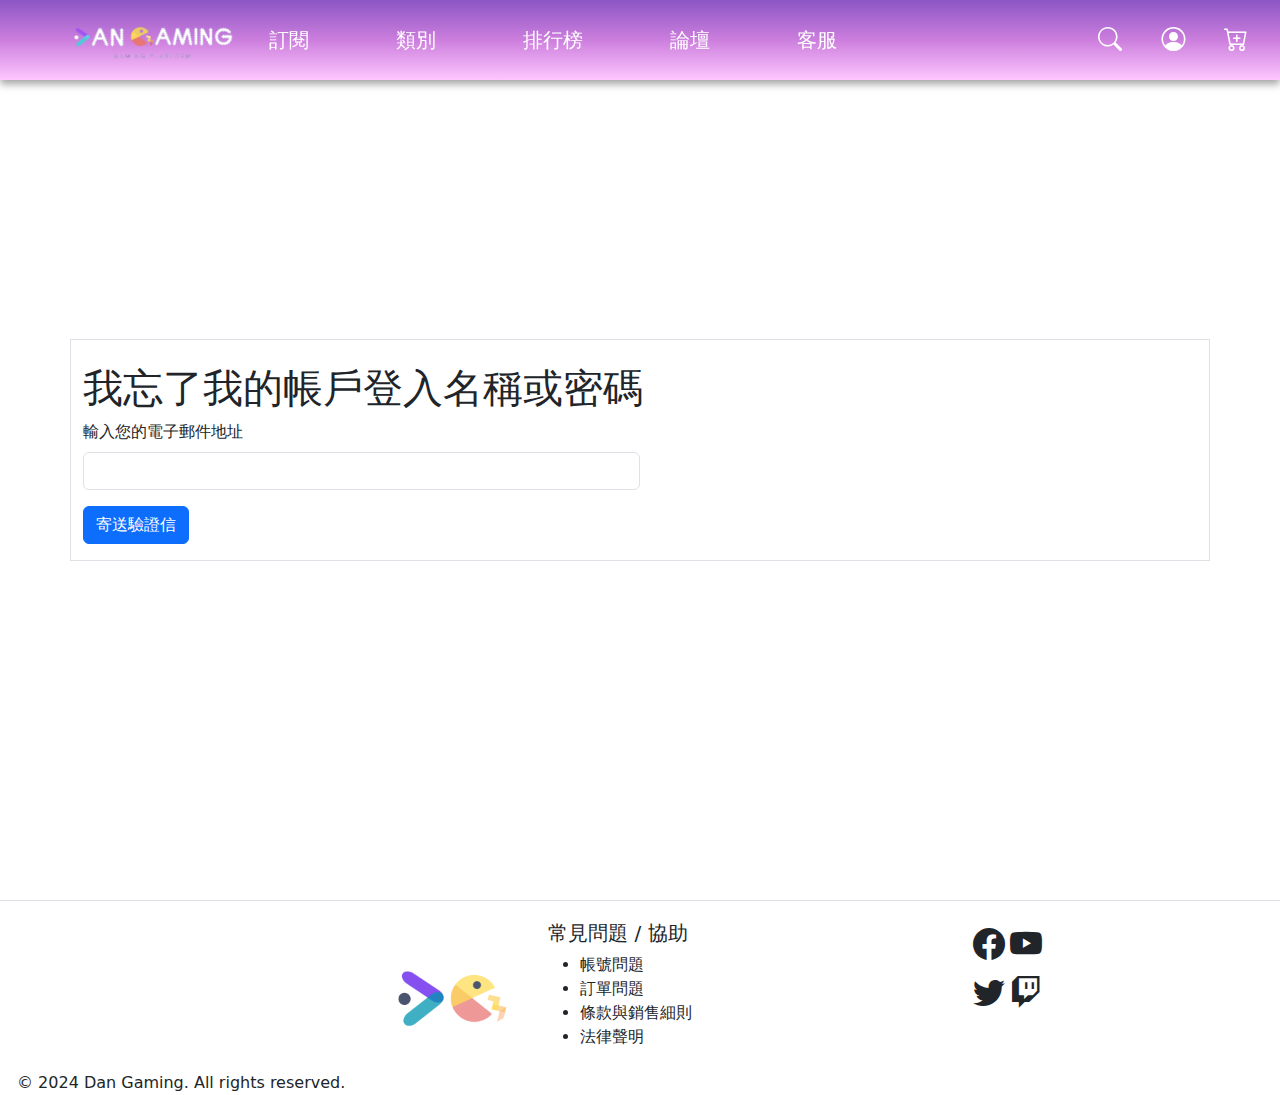
<file: forget_pw.html>
<!DOCTYPE html>
<html lang="en">

<head>
    <meta charset="UTF-8">
    <meta name="viewport" content="width=device-width, initial-scale=1.0">
    <link href="https://cdn.jsdelivr.net/npm/bootstrap@5.3.3/dist/css/bootstrap.min.css" rel="stylesheet"
        integrity="sha384-QWTKZyjpPEjISv5WaRU9OFeRpok6YctnYmDr5pNlyT2bRjXh0JMhjY6hW+ALEwIH" crossorigin="anonymous">
    <script src="https://cdn.jsdelivr.net/npm/@popperjs/core@2.11.8/dist/umd/popper.min.js"
        integrity="sha384-I7E8VVD/ismYTF4hNIPjVp/Zjvgyol6VFvRkX/vR+Vc4jQkC+hVqc2pM8ODewa9r"
        crossorigin="anonymous"></script>
    <script src="https://cdn.jsdelivr.net/npm/bootstrap@5.3.3/dist/js/bootstrap.min.js"
        integrity="sha384-0pUGZvbkm6XF6gxjEnlmuGrJXVbNuzT9qBBavbLwCsOGabYfZo0T0to5eqruptLy"
        crossorigin="anonymous"></script>
    <script src="jquery/jquery-3.7.1.min.js"></script>
    <link rel="stylesheet" href="https://cdn.jsdelivr.net/npm/bootstrap-icons@1.11.3/font/bootstrap-icons.min.css">
    <link rel="stylesheet" href="css/style.css">
    <title>忘記密碼</title>
</head>

<body>
    <!-- 頁首 start -->
    <div>
        <nav class="row navbar-brand border-opacity-10 my-header"
            style="background: linear-gradient(to top, #fec7ff, #cc7edd, #8c56c5);">
            <a href="./index.html" class="col-sm-2">
                <img src="image/logo-hw.png" alt="" class="my-logo" style="margin-left: 3rem;">
            </a>
            <ul class="col-sm-8 d-flex list-group-numbered align-self-center text-center fs-5"
                style="margin: 0; color: #fff;">
                <li class="flex-fill"><a href="" class="list-group-item-action list-group-item">訂閱</a></li>
                <li class="flex-fill"><a href="" class="list-group-item-action list-group-item">類別</a></li>
                <li class="flex-fill"><a href="" class="list-group-item-action list-group-item">排行榜</a></li>
                <li class="flex-fill"><a href="" class="list-group-item-action list-group-item">論壇</a></li>
                <li class="flex-fill"><a href="" class="list-group-item-action list-group-item">客服</a></li>
                <li class="flex-fill"><a href="" class="list-group-item-action list-group-item"></a></li>
                <li class="flex-fill"><a href="" class="list-group-item-action list-group-item"></a></li>
            </ul>
            <ul class="col-sm-2 d-flex list-group-numbered align-self-center text-center fs-4"
                style="margin: 0; color: #fff;">
                <li class="flex-fill"><a href="" class="list-group-item-action"><i class="bi bi-search"></i></a></li>
                <li class="flex-fill"><a href="./login.html" class="list-group-item-action"><i class="bi bi-person-circle"></i></a></li>
                <li class="flex-fill"><a href="" class="list-group-item-action"><i class="bi bi-cart-plus"></i></a></li>
            </ul>
        </nav>
    </div>
    <!-- 頁首 end -->
    <!-- 主要內容 start -->
    <div class="d-flex justify-content-center align-items-center" style="height: 100vh;">
        <div class="border container d-flex flex-column">
            <br>
            <h1>我忘了我的帳戶登入名稱或密碼</h1>
            
            <!-- 重設密碼頁面還沒寫 -->
            <form action="reset_pw.html" method="post">
                <div class="mb-3">
                    <label class="form-label fs-6" for="">輸入您的電子郵件地址</label>
                    <input class="form-control w-50" type="text" name="email" id="email">
                </div>
                <div class="mb-3">
                    <button type="submit" class="btn btn-primary">寄送驗證信</button>
                </div>
            </form>
        </div>
    </div>
    <!-- 主要內容 end -->
    <!-- 頁尾 start -->
    <div class="footer row d-flex my-footer border-top border-opacity-10" style="white-space:nowrap;">
        <div class="col-sm-4 flex-fill text-end">
            <a href="#"><img class="my-footer-logo" src="image/logo-b.png" alt=""></a>
        </div>
        <nav class="col-sm-4" >
            <h5>常見問題 / 協助</h5>
            <ul>
                <li><a href="" class="list-group-item-action list-group-item w-25">帳號問題</a></li>
                <li><a href="" class="list-group-item-action list-group-item w-25">訂單問題</a></li>
                <li><a href="" class="list-group-item-action list-group-item w-25">條款與銷售細則</a></li>
                <li><a href="" class="list-group-item-action list-group-item w-25">法律聲明</a></li>
            </ul>
        </nav>
        <nav class="col-sm-3">
            <div class="row w-25">
                <div class="col-6 text-center fs-2 my-fb">
                    <a href="" class="list-group-item-action"><i class="bi bi-facebook"></i></a>
                </div>
                <div class="col-6 fs-2 my-yt">
                    <a href="" class="list-group-item-action"><i class="bi bi-youtube"></i></a>
                </div>
                <div class="col-6 text-center fs-2 my-tt">
                    <a href="" class="list-group-item-action"><i class="bi bi-twitter"></i></a>
                </div>
                <div class="col-6 fs-2 my-tw">
                    <a href="" class="list-group-item-action"><i class="bi bi-twitch"></i></a>
                </div>
            </div>
        </nav>
        <div class="fs-6"> © 2024 Dan Gaming. All rights reserved.</div>
    </div>
    <!-- 頁尾 end -->

    <script>
        $(document).on("scroll", function () {
            let value = $(document).scrollTop() > 20;

            $(".my-header").css({
                "background-color": value ? `rgb(172, 172, 172, 0.76)` : `rgb(52, 58, 64, 0)`,
                "height": value ? "60px" : "80px",
                "backdrop-filter": value ? "blur(5px)" : "blur(0px)"
            })
        }) 
    </script>
</body>


</html>
</file>
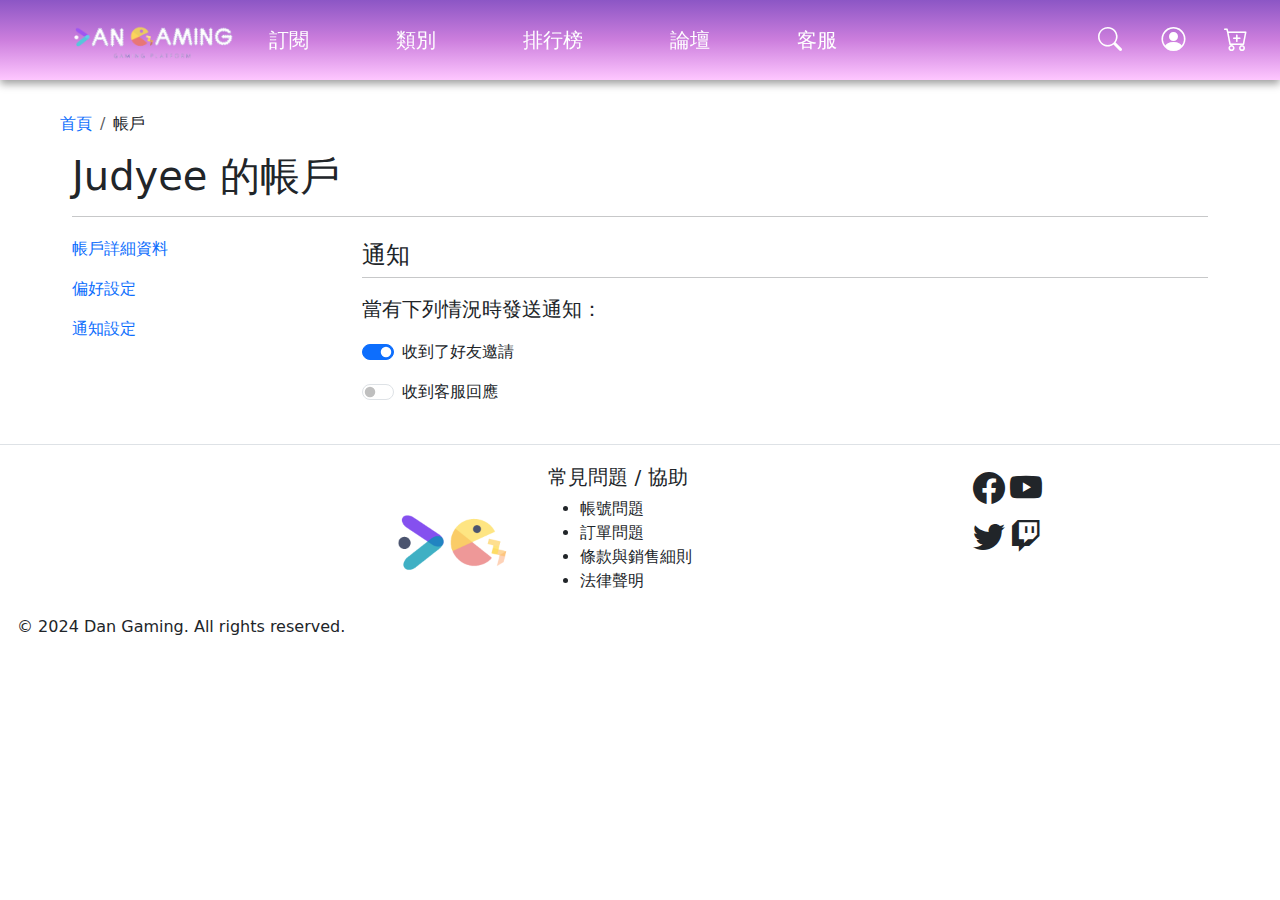
<file: notification.html>
<!DOCTYPE html>
<html lang="en">

<head>
    <meta charset="UTF-8">
    <meta name="viewport" content="width=device-width, initial-scale=1.0">
    <link href="https://cdn.jsdelivr.net/npm/bootstrap@5.3.3/dist/css/bootstrap.min.css" rel="stylesheet"
        integrity="sha384-QWTKZyjpPEjISv5WaRU9OFeRpok6YctnYmDr5pNlyT2bRjXh0JMhjY6hW+ALEwIH" crossorigin="anonymous">
    <script src="https://cdn.jsdelivr.net/npm/@popperjs/core@2.11.8/dist/umd/popper.min.js"
        integrity="sha384-I7E8VVD/ismYTF4hNIPjVp/Zjvgyol6VFvRkX/vR+Vc4jQkC+hVqc2pM8ODewa9r"
        crossorigin="anonymous"></script>
    <script src="https://cdn.jsdelivr.net/npm/bootstrap@5.3.3/dist/js/bootstrap.min.js"
        integrity="sha384-0pUGZvbkm6XF6gxjEnlmuGrJXVbNuzT9qBBavbLwCsOGabYfZo0T0to5eqruptLy"
        crossorigin="anonymous"></script>
    <script src="jquery/jquery-3.7.1.min.js"></script>
    <link rel="stylesheet" href="https://cdn.jsdelivr.net/npm/bootstrap-icons@1.11.3/font/bootstrap-icons.min.css">
    <link rel="stylesheet" href="css/style.css">
    <title>通知設定</title>
</head>

<body>
    <!-- 頁首 start -->
    <div>
        <nav class="row navbar-brand border-opacity-10 my-header"
            style="background: linear-gradient(to top, #fec7ff, #cc7edd, #8c56c5);">
            <a href="./index.html" class="col-sm-2">
                <img src="image/logo-hw.png" alt="" class="my-logo" style="margin-left: 3rem;">
            </a>
            <ul class="col-sm-8 d-flex list-group-numbered align-self-center text-center fs-5"
                style="margin: 0; color: #fff;">
                <li class="flex-fill"><a href="" class="list-group-item-action list-group-item">訂閱</a></li>
                <li class="flex-fill"><a href="" class="list-group-item-action list-group-item">類別</a></li>
                <li class="flex-fill"><a href="" class="list-group-item-action list-group-item">排行榜</a></li>
                <li class="flex-fill"><a href="" class="list-group-item-action list-group-item">論壇</a></li>
                <li class="flex-fill"><a href="" class="list-group-item-action list-group-item">客服</a></li>
                <li class="flex-fill"><a href="" class="list-group-item-action list-group-item"></a></li>
                <li class="flex-fill"><a href="" class="list-group-item-action list-group-item"></a></li>
            </ul>
            <ul class="col-sm-2 d-flex list-group-numbered align-self-center text-center fs-4"
                style="margin: 0; color: #fff;">
                <li class="flex-fill"><a href="" class="list-group-item-action"><i class="bi bi-search"></i></a></li>
                <li class="flex-fill"><a href="./login.html" class="list-group-item-action"><i
                            class="bi bi-person-circle"></i></a></li>
                <li class="flex-fill"><a href="" class="list-group-item-action"><i class="bi bi-cart-plus"></i></a></li>
            </ul>
        </nav>
    </div>
    <!-- 頁首 end -->
    <!-- 麵包屑 breadcrumb start ordered list 有序列表-->
    <div class="container-fluid overflow-x-auto" style="padding-top: 4rem;">
        <nav aria-label="breadcrumb">
            <ol class="breadcrumb mt-5 mx-5">
                <li class="breadcrumb-item"><a class="text-decoration-none" href="./index.html">首頁</a></li>
                <li class="breadcrumb-item">帳戶</li>
            </ol>
        </nav>
    </div>
    <!-- 麵包屑 breadcrumb end -->
    <!-- 主要內容 start -->
    <div class="container-fluid overflow-x-auto">
        <div class="row mx-5">
            <div class="col">
                <h1>Judyee 的帳戶</h1>
                <hr>
            </div>
        </div>
        <div class="row justify-content-center mx-5 mt-1">
            <div class="col-md-3">
                <div>
                    <div class="d-flex flex-column">
                        <div class="mb-3">
                            <a href="./account_set.html" class="text-decoration-none">帳戶詳細資料</a>
                        </div>
                        <div class="mb-3">
                            <a href="./preferences.html" class="text-decoration-none">偏好設定</a>
                        </div>
                        <div class="mb-3">
                            <a href="./notification.html" class="text-decoration-none">通知設定</a>
                        </div>
                    </div>
                </div>
            </div>
            <div class="col-md-9">
                <div>
                    <div class="mb-3">
                        <label class="fs-4" for="">通知</label>
                        <hr class="mt-1">
                        <label class="fs-5" for="">當有下列情況時發送通知：</label>
                    </div>
                    <div class="d-flex flex-column">
                        <div class="mb-3 form-check form-switch">
                            <input class="form-check-input" type="checkbox" id="friendRequestSwitch" checked>
                            <label class="form-check-label" for="friendRequestSwitch">收到了好友邀請</label>
                        </div>
                        <div class="mb-3 form-check form-switch">
                            <input class="form-check-input" type="checkbox" id="specialSaleSwitch">
                            <label class="form-check-label" for="specialSaleSwitch">收到客服回應</label>
                        </div>
                    </div>
                    <br>
                </div>
            </div>
        </div>
    </div>
    <!-- 主要內容 end -->
    <!-- 頁尾 start -->
    <div class="footer row d-flex my-footer border-top border-opacity-10" style="white-space:nowrap;">
        <div class="col-sm-4 flex-fill text-end">
            <a href="#"><img class="my-footer-logo" src="image/logo-b.png" alt=""></a>
        </div>
        <nav class="col-sm-4" >
            <h5>常見問題 / 協助</h5>
            <ul>
                <li><a href="" class="list-group-item-action list-group-item w-25">帳號問題</a></li>
                <li><a href="" class="list-group-item-action list-group-item w-25">訂單問題</a></li>
                <li><a href="" class="list-group-item-action list-group-item w-25">條款與銷售細則</a></li>
                <li><a href="" class="list-group-item-action list-group-item w-25">法律聲明</a></li>
            </ul>
        </nav>
        <nav class="col-sm-3">
            <div class="row w-25">
                <div class="col-6 text-center fs-2 my-fb">
                    <a href="" class="list-group-item-action"><i class="bi bi-facebook"></i></a>
                </div>
                <div class="col-6 fs-2 my-yt">
                    <a href="" class="list-group-item-action"><i class="bi bi-youtube"></i></a>
                </div>
                <div class="col-6 text-center fs-2 my-tt">
                    <a href="" class="list-group-item-action"><i class="bi bi-twitter"></i></a>
                </div>
                <div class="col-6 fs-2 my-tw">
                    <a href="" class="list-group-item-action"><i class="bi bi-twitch"></i></a>
                </div>
            </div>
        </nav>
        <div class="fs-6"> © 2024 Dan Gaming. All rights reserved.</div>
    </div>
    <!-- 頁尾 end -->

    <script>
        $(document).on("scroll", function () {
            let value = $(document).scrollTop() > 20;

            $(".my-header").css({
                "background-color": value ? `rgb(172, 172, 172, 0.76)` : `rgb(52, 58, 64, 0)`,
                "height": value ? "60px" : "80px",
                "backdrop-filter": value ? "blur(5px)" : "blur(0px)"
            })
        }) 
    </script>
</body>


</html>
</file>
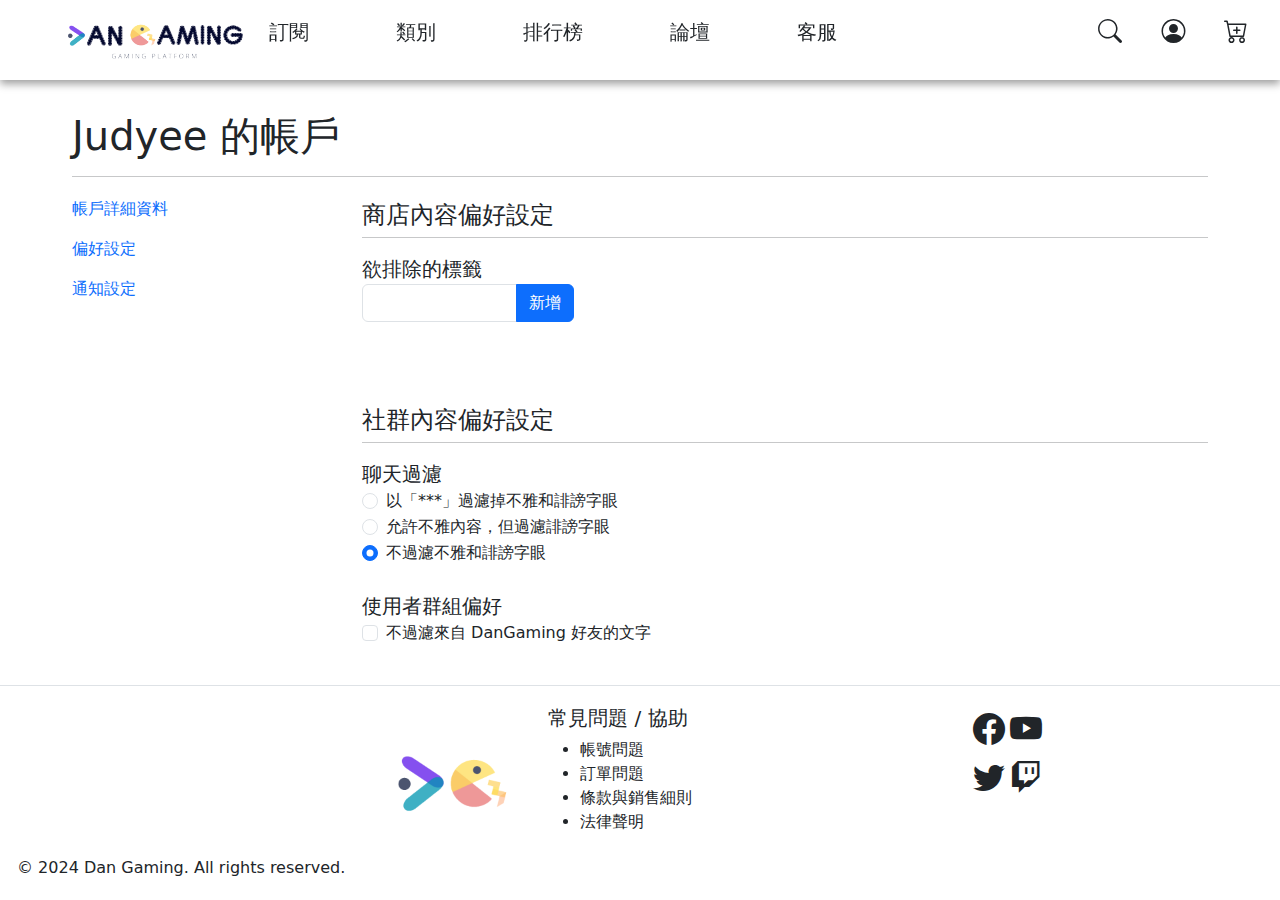
<file: preferences.html>
<!DOCTYPE html>
<html lang="en">

<head>
    <meta charset="UTF-8">
    <meta name="viewport" content="width=device-width, initial-scale=1.0">
    <link href="https://cdn.jsdelivr.net/npm/bootstrap@5.3.3/dist/css/bootstrap.min.css" rel="stylesheet"
        integrity="sha384-QWTKZyjpPEjISv5WaRU9OFeRpok6YctnYmDr5pNlyT2bRjXh0JMhjY6hW+ALEwIH" crossorigin="anonymous">
    <script src="https://cdn.jsdelivr.net/npm/@popperjs/core@2.11.8/dist/umd/popper.min.js"
        integrity="sha384-I7E8VVD/ismYTF4hNIPjVp/Zjvgyol6VFvRkX/vR+Vc4jQkC+hVqc2pM8ODewa9r"
        crossorigin="anonymous"></script>
    <script src="https://cdn.jsdelivr.net/npm/bootstrap@5.3.3/dist/js/bootstrap.min.js"
        integrity="sha384-0pUGZvbkm6XF6gxjEnlmuGrJXVbNuzT9qBBavbLwCsOGabYfZo0T0to5eqruptLy"
        crossorigin="anonymous"></script>
    <script src="jquery/jquery-3.7.1.min.js"></script>
    <link rel="stylesheet" href="https://cdn.jsdelivr.net/npm/bootstrap-icons@1.11.3/font/bootstrap-icons.min.css">
    <link rel="stylesheet" href="css/style.css">
    <title>偏好設定</title>
</head>

<body>
    <!-- 頁首 start -->
    <div>
        <nav class="row navbar-brand border-opacity-10 my-header">
            <a href="./index.html" class="col-sm-2">
                <img src="image/logo-hb.png" alt="" class="my-logo" style="margin-left: 3rem;">
            </a>
            <ul class="col-sm-8 d-flex list-group-numbered align-self-center text-center fs-5">
                <li class="flex-fill"><a href="" class="list-group-item-action list-group-item">訂閱</a></li>
                <li class="flex-fill"><a href="" class="list-group-item-action list-group-item">類別</a></li>
                <li class="flex-fill"><a href="" class="list-group-item-action list-group-item">排行榜</a></li>
                <li class="flex-fill"><a href="" class="list-group-item-action list-group-item">論壇</a></li>
                <li class="flex-fill"><a href="" class="list-group-item-action list-group-item">客服</a></li>
                <li class="flex-fill"><a href="" class="list-group-item-action list-group-item"></a></li>
                <li class="flex-fill"><a href="" class="list-group-item-action list-group-item"></a></li>
            </ul>
            <ul class="col-sm-2 d-flex list-group-numbered align-self-center text-center fs-4">
                <li class="flex-fill"><a href="" class="list-group-item-action"><i class="bi bi-search"></i></a></li>
                <li class="flex-fill"><a href="./login.html" class="list-group-item-action"><i class="bi bi-person-circle"></i></a></li>
                <li class="flex-fill"><a href="" class="list-group-item-action"><i class="bi bi-cart-plus"></i></a></li>
            </ul>
        </nav>
    </div>
    <!-- 頁首 end -->
    <!-- 主要內容 start -->
    <div class="container-fluid overflow-x-auto" style="padding-top: 4rem;">
        <div class="row mx-5 mt-5">
            <div class="col">
                <h1>Judyee 的帳戶</h1>
                <hr>
            </div>
        </div>
        <div class="row justify-content-center mx-5 mt-1">
            <div class="col-md-3">
                <div>
                    <div class="d-flex flex-column">
                        <div class="mb-3">
                            <a href="./accountSet.html" class="text-decoration-none">帳戶詳細資料</a>
                        </div>
                        <div class="mb-3">
                            <a href="./preferences.html" class="text-decoration-none">偏好設定</a>
                        </div>
                        <div class="mb-3">
                            <a href="./notification.html" class="text-decoration-none">通知設定</a>
                        </div>
                    </div>
                </div>
            </div>
            <div class="col-md-9">
                <div>
                    <div class="mb-3">
                        <label class="fs-4" for="">商店內容偏好設定</label>
                        <hr class="mt-1">
                        <div>
                            <label class="fs-5" for="">欲排除的標籤</label>
                            <div class="input-group mb-3 w-25">
                                <input type="text" class="form-control" id="tagInput">
                                <button class="btn btn-primary" type="button" onclick="addTag()">新增</button>
                            </div>
                            <div id="tagContainer" class="d-inline-flex flex-wrap">
                            </div>
                        </div>
                    </div>
                    <br>
                    <div class="mb-3">
                        <label class="fs-4" for="">社群內容偏好設定</label>
                        <hr class="mt-1">
                        <div>
                            <label class="fs-5" for="">聊天過濾</label>
                            <div class="form-check">
                                <input class="form-check-input" type="radio" name="flexRadioDefault" id="flexRadioDefault1">
                                <label class="form-check-label" for="flexRadioDefault1">
                                  以「***」過濾掉不雅和誹謗字眼
                                </label>
                            </div>
                            <div class="form-check">
                                <input class="form-check-input" type="radio" name="flexRadioDefault" id="flexRadioDefault2" checked>
                                <label class="form-check-label" for="flexRadioDefault2">
                                  允許不雅內容，但過濾誹謗字眼
                                </label>
                            </div>
                            <div class="form-check">
                                <input class="form-check-input" type="radio" name="flexRadioDefault" id="flexRadioDefault3" checked>
                                <label class="form-check-label" for="flexRadioDefault3">
                                  不過濾不雅和誹謗字眼
                                </label>
                            </div>
                        </div>
                        <br>
                        <div>
                            <label class="fs-5" for="">使用者群組偏好</label>
                            <div class="form-check">
                                <input class="form-check-input" type="checkbox" value="" id="flexCheckDefault">
                                <label class="form-check-label" for="flexCheckDefault">
                                  不過濾來自 DanGaming 好友的文字
                                </label>
                            </div>
                        </div>
                    </div>
                    <br>
                </div>
            </div>
        </div>
    </div>
    <!-- 主要內容 end -->
    <!-- 頁尾 start -->
    <div class="footer row d-flex my-footer border-top border-opacity-10" style="white-space:nowrap;">
        <div class="col-sm-4 flex-fill text-end">
            <a href="#"><img class="my-footer-logo" src="image/logo-b.png" alt=""></a>
        </div>
        <nav class="col-sm-4" >
            <h5>常見問題 / 協助</h5>
            <ul>
                <li><a href="" class="list-group-item-action list-group-item w-25">帳號問題</a></li>
                <li><a href="" class="list-group-item-action list-group-item w-25">訂單問題</a></li>
                <li><a href="" class="list-group-item-action list-group-item w-25">條款與銷售細則</a></li>
                <li><a href="" class="list-group-item-action list-group-item w-25">法律聲明</a></li>
            </ul>
        </nav>
        <nav class="col-sm-3">
            <div class="row w-25">
                <div class="col-6 text-center fs-2 my-fb">
                    <a href="" class="list-group-item-action"><i class="bi bi-facebook"></i></a>
                </div>
                <div class="col-6 fs-2 my-yt">
                    <a href="" class="list-group-item-action"><i class="bi bi-youtube"></i></a>
                </div>
                <div class="col-6 text-center fs-2 my-tt">
                    <a href="" class="list-group-item-action"><i class="bi bi-twitter"></i></a>
                </div>
                <div class="col-6 fs-2 my-tw">
                    <a href="" class="list-group-item-action"><i class="bi bi-twitch"></i></a>
                </div>
            </div>
        </nav>
        <div class="fs-6"> © 2024 Dan Gaming. All rights reserved.</div>
    </div>
    <!-- 頁尾 end -->

    <script>
        $(document).on("scroll", function () {
            let value = $(document).scrollTop() > 20;

            $(".my-header").css({
                "background-color": value ? `rgb(172, 172, 172, 0.76)` : `rgb(52, 58, 64, 0)`,
                "height": value ? "60px" : "80px",
                "backdrop-filter": value ? "blur(5px)" : "blur(0px)",
                "color": value ? "white" : "black"
            })
        }) 

        var maxTags = 10;

        function addTag() {
            var input = document.getElementById("tagInput").value;
            var tags = document.querySelectorAll(".tag");
            if (input.trim() !== "" && tags.length < maxTags) {
                var tagContainer = document.getElementById("tagContainer");
                var tag = document.createElement("div");
                tag.classList.add("badge", "bg-secondary", "me-2", "mb-2", "tag");
                tag.textContent = input;
                
                var deleteButton = document.createElement("span");
                deleteButton.innerHTML = "&times;";
                deleteButton.classList.add("ms-1", "delete-button");
                deleteButton.setAttribute("role", "button");
                deleteButton.setAttribute("tabindex", "0");
                deleteButton.setAttribute("data-bs-toggle", "tooltip");
                deleteButton.setAttribute("data-bs-placement", "top");
                deleteButton.addEventListener("click", function() {
                    tag.remove();
                });
                
                tag.appendChild(deleteButton);
                tagContainer.appendChild(tag);
                
                var tooltipTriggerList = [].slice.call(document.querySelectorAll('[data-bs-toggle="tooltip"]'));
                var tooltipList = tooltipTriggerList.map(function (tooltipTriggerEl) {
                  return new bootstrap.Tooltip(tooltipTriggerEl)
                });

                document.getElementById("tagInput").value = "";
            } else if (tags.length >= maxTags) {
                alert("已達到最大標籤數量！");
            }
        }
    </script>
</body>


</html>
</file>
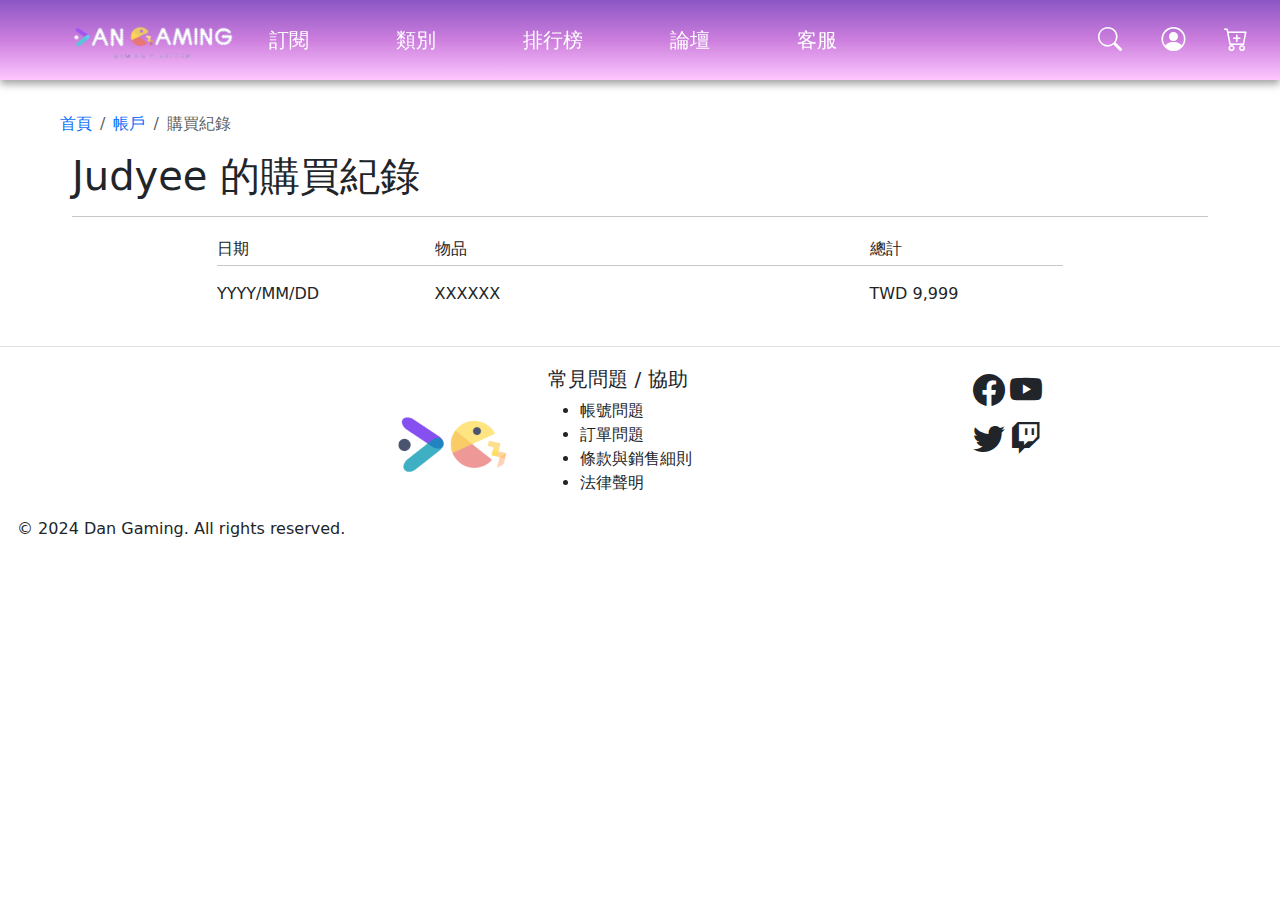
<file: purchase_history.html>
<!DOCTYPE html>
<html lang="en">

<head>
    <meta charset="UTF-8">
    <meta name="viewport" content="width=device-width, initial-scale=1.0">
    <link href="https://cdn.jsdelivr.net/npm/bootstrap@5.3.3/dist/css/bootstrap.min.css" rel="stylesheet"
        integrity="sha384-QWTKZyjpPEjISv5WaRU9OFeRpok6YctnYmDr5pNlyT2bRjXh0JMhjY6hW+ALEwIH" crossorigin="anonymous">
    <script src="https://cdn.jsdelivr.net/npm/@popperjs/core@2.11.8/dist/umd/popper.min.js"
        integrity="sha384-I7E8VVD/ismYTF4hNIPjVp/Zjvgyol6VFvRkX/vR+Vc4jQkC+hVqc2pM8ODewa9r"
        crossorigin="anonymous"></script>
    <script src="https://cdn.jsdelivr.net/npm/bootstrap@5.3.3/dist/js/bootstrap.min.js"
        integrity="sha384-0pUGZvbkm6XF6gxjEnlmuGrJXVbNuzT9qBBavbLwCsOGabYfZo0T0to5eqruptLy"
        crossorigin="anonymous"></script>
    <script src="jquery/jquery-3.7.1.min.js"></script>
    <link rel="stylesheet" href="https://cdn.jsdelivr.net/npm/bootstrap-icons@1.11.3/font/bootstrap-icons.min.css">
    <link rel="stylesheet" href="css/style.css">
    <title>檢視購買紀錄</title>
</head>

<body>
    <!-- 頁首 start -->
    <div>
        <nav class="row navbar-brand border-opacity-10 my-header"
            style="background: linear-gradient(to top, #fec7ff, #cc7edd, #8c56c5);">
            <a href="./index.html" class="col-sm-2">
                <img src="image/logo-hw.png" alt="" class="my-logo" style="margin-left: 3rem;">
            </a>
            <ul class="col-sm-8 d-flex list-group-numbered align-self-center text-center fs-5"
                style="margin: 0; color: #fff;">
                <li class="flex-fill"><a href="" class="list-group-item-action list-group-item">訂閱</a></li>
                <li class="flex-fill"><a href="" class="list-group-item-action list-group-item">類別</a></li>
                <li class="flex-fill"><a href="" class="list-group-item-action list-group-item">排行榜</a></li>
                <li class="flex-fill"><a href="" class="list-group-item-action list-group-item">論壇</a></li>
                <li class="flex-fill"><a href="" class="list-group-item-action list-group-item">客服</a></li>
                <li class="flex-fill"><a href="" class="list-group-item-action list-group-item"></a></li>
                <li class="flex-fill"><a href="" class="list-group-item-action list-group-item"></a></li>
            </ul>
            <ul class="col-sm-2 d-flex list-group-numbered align-self-center text-center fs-4"
                style="margin: 0; color: #fff;">
                <li class="flex-fill"><a href="" class="list-group-item-action"><i class="bi bi-search"></i></a></li>
                <li class="flex-fill"><a href="./login.html" class="list-group-item-action"><i class="bi bi-person-circle"></i></a></li>
                <li class="flex-fill"><a href="" class="list-group-item-action"><i class="bi bi-cart-plus"></i></a></li>
            </ul>
        </nav>
    </div>
    <!-- 頁首 end -->
    <!-- 麵包屑 breadcrumb start ordered list 有序列表-->
    <div class="container-fluid overflow-x-auto" style="padding-top: 4rem;">
        <nav aria-label="breadcrumb">
            <ol class="breadcrumb mt-5 mx-5">
                <li class="breadcrumb-item"><a class="text-decoration-none" href="./index.html">首頁</a></li>
                <li class="breadcrumb-item"><a class="text-decoration-none" href="./account_set.html">帳戶</a></li>
                <li class="breadcrumb-item active" aria-current="page">購買紀錄</li>
            </ol>
        </nav>
    </div>
    <!-- 麵包屑 breadcrumb end -->
    <!-- 主要內容 start -->
    <div class="container-fluid overflow-x-auto">
        <div class="row mx-5">
            <div class="col">
                <h1>Judyee 的購買紀錄</h1>
                <hr>
            </div>
        </div>
        <div class="row justify-content-center mx-5 mt-1">
            <div class="col-md-9">
                <div class="mb-3">
                        <div class="row align-self-center">
                            <div class="col-md-3">日期</div>
                            <div class="col-md-6">物品</div>
                            <div class="col-md-3">總計</div>
                        </div>
                        <hr class="mt-1">
                        <div class="row align-self-center">
                            <div class="col-md-3">YYYY/MM/DD</div>
                            <div class="col-md-6">XXXXXX</div>
                            <div class="col-md-3">TWD 9,999</div>
                        </div>
                        <br>
                    </div>
                </div>
                <br>
            </div>
        </div>
    </div>
    <!-- 主要內容 end -->
    <!-- 頁尾 start -->
    <div class="footer row d-flex my-footer border-top border-opacity-10" style="white-space:nowrap;">
        <div class="col-sm-4 flex-fill text-end">
            <a href="#"><img class="my-footer-logo" src="image/logo-b.png" alt=""></a>
        </div>
        <nav class="col-sm-4" >
            <h5>常見問題 / 協助</h5>
            <ul>
                <li><a href="" class="list-group-item-action list-group-item w-25">帳號問題</a></li>
                <li><a href="" class="list-group-item-action list-group-item w-25">訂單問題</a></li>
                <li><a href="" class="list-group-item-action list-group-item w-25">條款與銷售細則</a></li>
                <li><a href="" class="list-group-item-action list-group-item w-25">法律聲明</a></li>
            </ul>
        </nav>
        <nav class="col-sm-3">
            <div class="row w-25">
                <div class="col-6 text-center fs-2 my-fb">
                    <a href="" class="list-group-item-action"><i class="bi bi-facebook"></i></a>
                </div>
                <div class="col-6 fs-2 my-yt">
                    <a href="" class="list-group-item-action"><i class="bi bi-youtube"></i></a>
                </div>
                <div class="col-6 text-center fs-2 my-tt">
                    <a href="" class="list-group-item-action"><i class="bi bi-twitter"></i></a>
                </div>
                <div class="col-6 fs-2 my-tw">
                    <a href="" class="list-group-item-action"><i class="bi bi-twitch"></i></a>
                </div>
            </div>
        </nav>
        <div class="fs-6"> © 2024 Dan Gaming. All rights reserved.</div>
    </div>
    <!-- 頁尾 end -->

    <script>
        $(document).on("scroll", function () {
            let value = $(document).scrollTop() > 20;

            $(".my-header").css({
                "background-color": value ? `rgb(172, 172, 172, 0.76)` : `rgb(52, 58, 64, 0)`,
                "height": value ? "60px" : "80px",
                "backdrop-filter": value ? "blur(5px)" : "blur(0px)"
            })
        }) 
    </script>
</body>


</html>
</file>
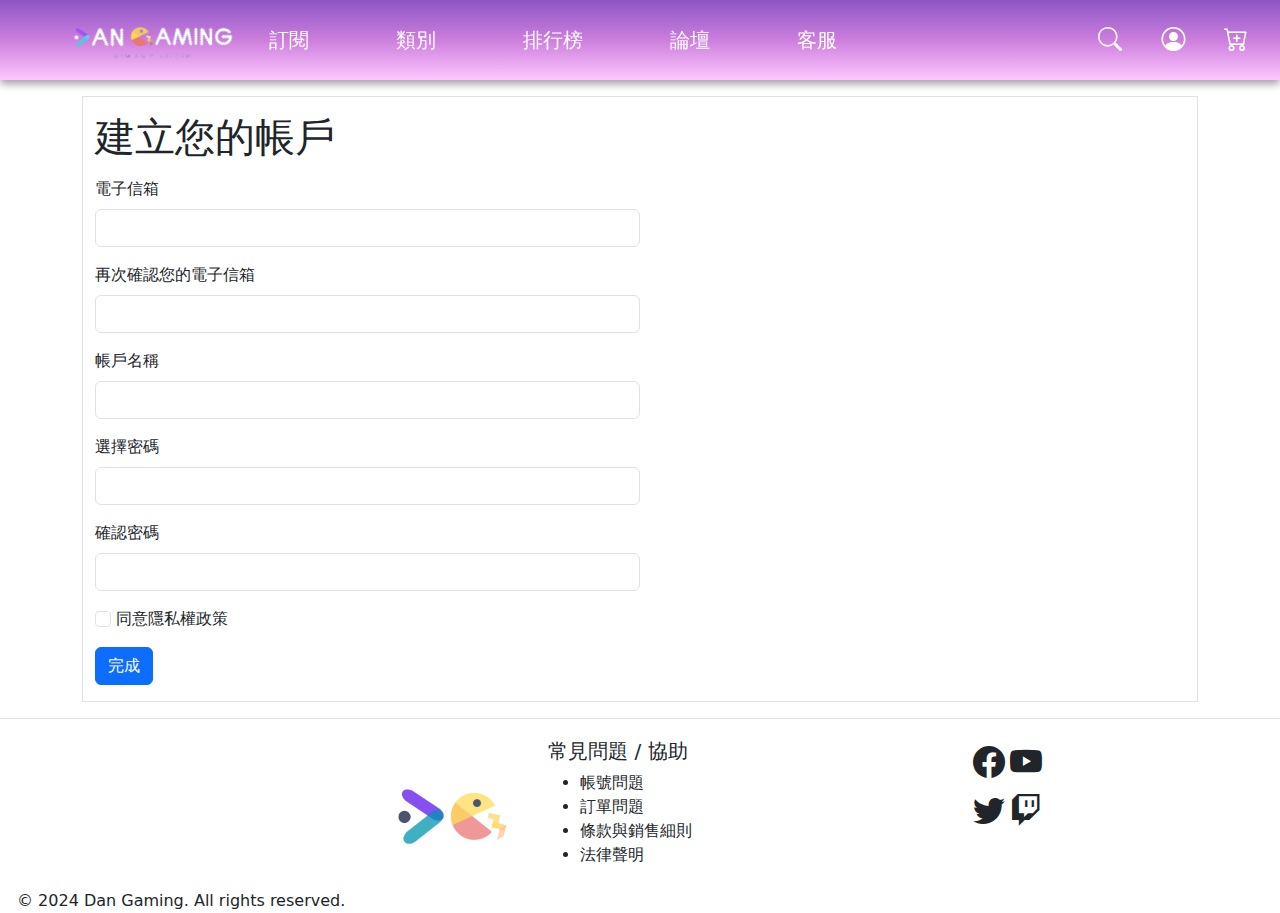
<file: register.html>
<!DOCTYPE html>
<html lang="en">

<head>
    <meta charset="UTF-8">
    <meta name="viewport" content="width=device-width, initial-scale=1.0">
    <link href="https://cdn.jsdelivr.net/npm/bootstrap@5.3.3/dist/css/bootstrap.min.css" rel="stylesheet"
        integrity="sha384-QWTKZyjpPEjISv5WaRU9OFeRpok6YctnYmDr5pNlyT2bRjXh0JMhjY6hW+ALEwIH" crossorigin="anonymous">
    <script src="https://cdn.jsdelivr.net/npm/@popperjs/core@2.11.8/dist/umd/popper.min.js"
        integrity="sha384-I7E8VVD/ismYTF4hNIPjVp/Zjvgyol6VFvRkX/vR+Vc4jQkC+hVqc2pM8ODewa9r"
        crossorigin="anonymous"></script>
    <script src="https://cdn.jsdelivr.net/npm/bootstrap@5.3.3/dist/js/bootstrap.min.js"
        integrity="sha384-0pUGZvbkm6XF6gxjEnlmuGrJXVbNuzT9qBBavbLwCsOGabYfZo0T0to5eqruptLy"
        crossorigin="anonymous"></script>
    <script src="jquery/jquery-3.7.1.min.js"></script>
    <link rel="stylesheet" href="https://cdn.jsdelivr.net/npm/bootstrap-icons@1.11.3/font/bootstrap-icons.min.css">
    <link rel="stylesheet" href="css/style.css">
    <title>Register</title>
</head>

<body>
    <!-- 頁首 start -->
    <div>
        <nav class="row navbar-brand border-opacity-10 my-header"
            style="background: linear-gradient(to top, #fec7ff, #cc7edd, #8c56c5);">
            <a href="./index.html" class="col-sm-2">
                <img src="image/logo-hw.png" alt="" class="my-logo" style="margin-left: 3rem;">
            </a>
            <ul class="col-sm-8 d-flex list-group-numbered align-self-center text-center fs-5"
                style="margin: 0; color: #fff;">
                <li class="flex-fill"><a href="" class="list-group-item-action list-group-item">訂閱</a></li>
                <li class="flex-fill"><a href="" class="list-group-item-action list-group-item">類別</a></li>
                <li class="flex-fill"><a href="" class="list-group-item-action list-group-item">排行榜</a></li>
                <li class="flex-fill"><a href="" class="list-group-item-action list-group-item">論壇</a></li>
                <li class="flex-fill"><a href="" class="list-group-item-action list-group-item">客服</a></li>
                <li class="flex-fill"><a href="" class="list-group-item-action list-group-item"></a></li>
                <li class="flex-fill"><a href="" class="list-group-item-action list-group-item"></a></li>
            </ul>
            <ul class="col-sm-2 d-flex list-group-numbered align-self-center text-center fs-4"
                style="margin: 0; color: #fff;">
                <li class="flex-fill"><a href="" class="list-group-item-action"><i class="bi bi-search"></i></a></li>
                <li class="flex-fill"><a href="./login.html" class="list-group-item-action"><i
                            class="bi bi-person-circle"></i></a></li>
                <li class="flex-fill"><a href="" class="list-group-item-action"><i class="bi bi-cart-plus"></i></a></li>
            </ul>
        </nav>
    </div>
    <!-- 頁首 end -->
    <!-- 主要內容 start -->
    <div class="d-flex justify-content-center align-items-center mb-3">
        <div class="container d-flex flex-column row mx-5 mt-5">
            <div class="border col mt-5">
                <h1 class="mt-3 mb-3">建立您的帳戶</h1>
                <div class="mb-3">
                    <label class="form-label fs-6" for="">電子信箱</label>
                    <input class="form-control w-50" type="text" name="" id="">
                </div>
                <div class="mb-3">
                    <label class="form-label fs-6" for="">再次確認您的電子信箱</label>
                    <input class="form-control w-50" type="text" name="" id="">
                </div>
                <div class="mb-3">
                    <label class="form-label fs-6" for="">帳戶名稱</label>
                    <input class="form-control w-50" type="text" name="" id="">
                </div>
                <div class="mb-3">
                    <label class="form-label fs-6" for="">選擇密碼</label>
                    <input class="form-control w-50" type="text" name="" id="">
                </div>
                <div class="mb-3">
                    <label class="form-label fs-6" for="">確認密碼</label>
                    <input class="form-control w-50" type="text" name="" id="">
                </div>
                <!--
                <div class="mb-3">
                    // reCAPTCHA
                    // 要把YOUR_SITE_KEY改成我們自己的 Google reCAPTCHA 網站金鑰
                    <div class="g-recaptcha" data-sitekey="YOUR_SITE_KEY"></div>
                </div>
                -->
                <div class="mb-3">
                    <input class="form-check-input" type="checkbox" value="" id="" required>
                    <label class="form-check-label" for="invalidCheck2">同意隱私權政策</label>
                </div>
                <div class="mb-3">
                    <a href="./login.html"><button class="btn btn-primary">完成</button></a>
                </div>
            </div>
        </div>
    </div>
    <!-- 主要內容 end -->
    <!-- 頁尾 start -->
    <div class="footer row d-flex my-footer border-top border-opacity-10" style="white-space:nowrap;">
        <div class="col-sm-4 flex-fill text-end">
            <a href="#"><img class="my-footer-logo" src="image/logo-b.png" alt=""></a>
        </div>
        <nav class="col-sm-4">
            <h5>常見問題 / 協助</h5>
            <ul>
                <li><a href="" class="list-group-item-action list-group-item w-25">帳號問題</a></li>
                <li><a href="" class="list-group-item-action list-group-item w-25">訂單問題</a></li>
                <li><a href="" class="list-group-item-action list-group-item w-25">條款與銷售細則</a></li>
                <li><a href="" class="list-group-item-action list-group-item w-25">法律聲明</a></li>
            </ul>
        </nav>
        <nav class="col-sm-3">
            <div class="row w-25">
                <div class="col-6 text-center fs-2 my-fb">
                    <a href="" class="list-group-item-action"><i class="bi bi-facebook"></i></a>
                </div>
                <div class="col-6 fs-2 my-yt">
                    <a href="" class="list-group-item-action"><i class="bi bi-youtube"></i></a>
                </div>
                <div class="col-6 text-center fs-2 my-tt">
                    <a href="" class="list-group-item-action"><i class="bi bi-twitter"></i></a>
                </div>
                <div class="col-6 fs-2 my-tw">
                    <a href="" class="list-group-item-action"><i class="bi bi-twitch"></i></a>
                </div>
            </div>
        </nav>
        <div class="fs-6"> © 2024 Dan Gaming. All rights reserved.</div>
    </div>
    <!-- 頁尾 end -->

    <!-- reCAPTCHA 腳本 -->
    <!-- <script src="https://www.google.com/recaptcha/api.js" async defer> -->
    <script>
        $(document).on("scroll", function () {
            let value = $(document).scrollTop() > 20;

            $(".my-header").css({
                "background-color": value ? `rgb(172, 172, 172, 0.76)` : `rgb(52, 58, 64, 0)`,
                "height": value ? "60px" : "80px",
                "backdrop-filter": value ? "blur(5px)" : "blur(0px)"
            })
        }) 
    </script>
</body>


</html>
</file>
<file: css/style.css>
.header{
    margin: 0;
}

.my-header {
    position: fixed;
    width: 100%;
    height: 80px;
    margin: 0px;
    background-color: rgb(52, 58, 64, 0);
    box-shadow: 0 4px 8px 0 rgba(0, 0, 0, 0.375);
    transition: background-color 0.5s, color 0.5s, height 0.5s;
    backdrop-filter: blur(0px);
    border-width: 0px;
}

body{
    margin: 0;
}

a{
    height: 100%;
}

.my-logo{
    width: 100%;
    object-fit: contain;
    height: 100%;
}

.my-footer-logo {
    max-width: 100%; 
    height: auto; 
    width: 150px;
}

.footer{
    padding: 20px 0 0 5px;
    margin: 0;
}

.my-fb:hover {
    color: rgb(0, 38, 255);
}

.my-yt:hover {
    color: red;
}

.my-tt:hover {
    color: rgb(0, 140, 255);
}

.my-tw:hover {
    color: rgb(134, 34, 248);
}
</file>
